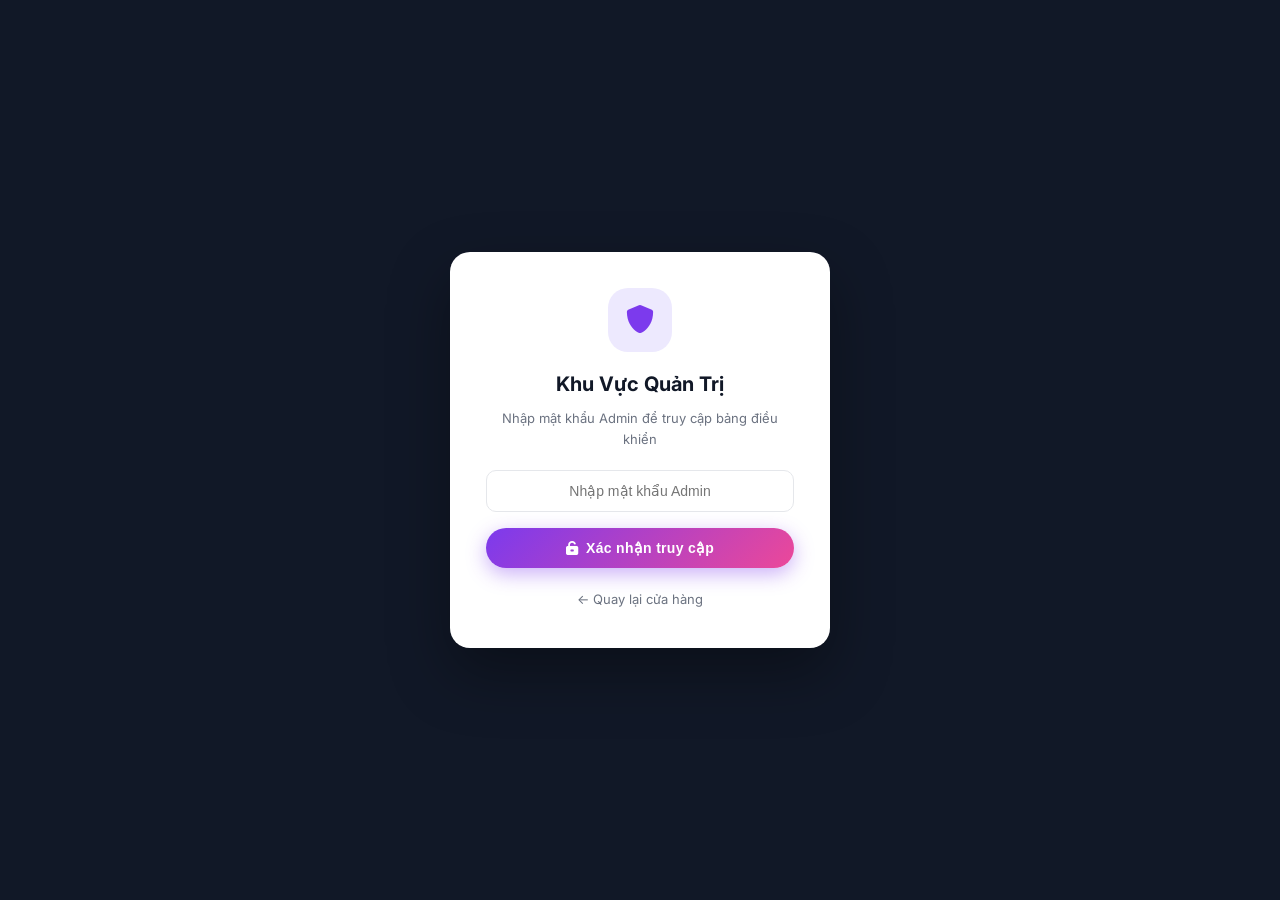
<file: admin.html>
<!DOCTYPE html>
<html lang="vi">
<head>
  <meta charset="UTF-8">
  <meta name="viewport" content="width=device-width, initial-scale=1.0">
  <meta name="theme-color" content="#7C3AED">
  <title>ShopOnline – Trang Quản Trị Admin</title>
  <link rel="icon" href="data:image/svg+xml,<svg xmlns=%22http://www.w3.org/2000/svg%22 viewBox=%220 0 100 100%22><text y=%22.9em%22 font-size=%2290%22>⚙️</text></svg>">
  <link rel="preconnect" href="https://fonts.googleapis.com">
  <link rel="preconnect" href="https://fonts.gstatic.com" crossorigin>
  <link rel="stylesheet" href="https://cdnjs.cloudflare.com/ajax/libs/font-awesome/6.0.0-beta3/css/all.min.css">
  <link href="https://fonts.googleapis.com/css2?family=Inter:wght@300;400;500;600;700;800&display=swap" rel="stylesheet">
  <link rel="stylesheet" href="css/style.css">
  <style>
    /* Admin specific layout */
    body.admin-body {
      background: #F9FAFB;
      margin: 0;
      font-family: 'Inter', sans-serif;
      display: flex;
      min-height: 100vh;
    }
    .admin-sidebar {
      width: 260px;
      background: #111827;
      color: #F3F4F6;
      display: flex;
      flex-direction: column;
      flex-shrink: 0;
      transition: all 0.3s;
    }
    .admin-brand {
      padding: 22px 20px;
      font-size: 18px;
      font-weight: 800;
      color: #fff;
      display: flex;
      align-items: center;
      gap: 10px;
      border-bottom: 1px solid #1F2937;
    }
    .admin-brand i { color: #A78BFA; }
    .admin-nav {
      list-style: none;
      padding: 15px 10px;
      margin: 0;
      flex: 1;
    }
    .admin-nav li { margin-bottom: 4px; }
    .admin-nav a {
      display: flex;
      align-items: center;
      gap: 12px;
      padding: 12px 16px;
      color: #9CA3AF;
      text-decoration: none;
      border-radius: 10px;
      font-size: 14px;
      font-weight: 600;
      transition: all 0.2s;
    }
    .admin-nav a:hover, .admin-nav a.active {
      background: #7C3AED;
      color: #fff;
    }
    .admin-nav a i { width: 18px; text-align: center; }
    .admin-sidebar-footer {
      padding: 15px;
      border-top: 1px solid #1F2937;
    }
    .admin-sidebar-footer a {
      display: flex;
      align-items: center;
      gap: 10px;
      color: #9CA3AF;
      text-decoration: none;
      font-size: 13px;
      padding: 8px 12px;
      border-radius: 8px;
    }
    .admin-sidebar-footer a:hover {
      background: #1F2937;
      color: #fff;
    }

    .admin-main {
      flex: 1;
      display: flex;
      flex-direction: column;
      min-width: 0;
      overflow-x: hidden;
    }
    .admin-header {
      background: #fff;
      padding: 16px 30px;
      border-bottom: 1px solid #E5E7EB;
      display: flex;
      align-items: center;
      justify-content: space-between;
      position: sticky;
      top: 0;
      z-index: 100;
    }
    .admin-header h2 {
      margin: 0;
      font-size: 20px;
      color: #111827;
      display: flex;
      align-items: center;
      gap: 10px;
    }
    .admin-content {
      padding: 30px;
      max-width: 1200px;
      width: 100%;
      box-sizing: border-box;
    }
    .admin-section { display: none; }
    .admin-section.active { display: block; animation: fadeIn 0.25s ease; }

    /* Stat Cards */
    .stat-grid {
      display: grid;
      grid-template-columns: repeat(auto-fit, minmax(220px, 1fr));
      gap: 20px;
      margin-bottom: 30px;
    }
    .stat-card {
      background: #fff;
      padding: 22px;
      border-radius: 16px;
      border: 1px solid #E5E7EB;
      display: flex;
      align-items: center;
      gap: 18px;
      box-shadow: 0 1px 3px rgba(0,0,0,0.04);
    }
    .stat-icon {
      width: 52px;
      height: 52px;
      border-radius: 14px;
      display: flex;
      align-items: center;
      justify-content: center;
      font-size: 22px;
    }
    .stat-icon.purple { background: #EDE9FE; color: #7C3AED; }
    .stat-icon.green { background: #DEF7EC; color: #0E9F6E; }
    .stat-icon.blue { background: #E1EFFE; color: #3F83F8; }
    .stat-icon.orange { background: #FEF3C7; color: #D97706; }
    .stat-info h3 { margin: 0 0 4px 0; font-size: 24px; color: #111827; font-weight: 800; }
    .stat-info p { margin: 0; font-size: 13px; color: #6B7280; font-weight: 500; }

    /* Cards & Tables */
    .admin-card {
      background: #fff;
      border-radius: 18px;
      border: 1px solid #E5E7EB;
      padding: 26px;
      margin-bottom: 25px;
      box-shadow: 0 1px 3px rgba(0,0,0,0.04);
    }
    .admin-card-head {
      display: flex;
      align-items: center;
      justify-content: space-between;
      margin-bottom: 20px;
      padding-bottom: 14px;
      border-bottom: 1px solid #F3F4F6;
    }
    .admin-card-head h3 {
      margin: 0;
      font-size: 17px;
      color: #111827;
      display: flex;
      align-items: center;
      gap: 10px;
    }

    .form-group-admin {
      margin-bottom: 18px;
    }
    .form-group-admin label {
      display: block;
      font-size: 13px;
      font-weight: 600;
      color: #374151;
      margin-bottom: 6px;
    }
    .form-group-admin input, .form-group-admin select, .form-group-admin textarea {
      width: 100%;
      padding: 11px 14px;
      border: 1.5px solid #E5E7EB;
      border-radius: 10px;
      font-size: 14px;
      font-family: inherit;
      box-sizing: border-box;
    }
    .form-group-admin input:focus, .form-group-admin textarea:focus {
      outline: none;
      border-color: #7C3AED;
      box-shadow: 0 0 0 3px rgba(124, 58, 237, 0.12);
    }
    .form-group-admin small {
      display: block;
      font-size: 12px;
      color: #6B7280;
      margin-top: 5px;
    }

    /* Table styles */
    .table-responsive {
      overflow-x: auto;
    }
    .admin-table {
      width: 100%;
      border-collapse: collapse;
      font-size: 13px;
    }
    .admin-table th {
      background: #F9FAFB;
      color: #4B5563;
      font-weight: 600;
      text-align: left;
      padding: 12px 14px;
      border-bottom: 1px solid #E5E7EB;
    }
    .admin-table td {
      padding: 14px;
      border-bottom: 1px solid #F3F4F6;
      color: #1F2937;
      vertical-align: middle;
    }
    .admin-table tr:hover td {
      background: #FAFAFA;
    }

    /* Status badge */
    .badge-status {
      display: inline-block;
      padding: 4px 10px;
      border-radius: 999px;
      font-size: 11px;
      font-weight: 700;
      text-transform: uppercase;
    }
    .badge-status.cod { background: #FEF3C7; color: #B45309; }
    .badge-status.bank { background: #DEF7EC; color: #03543F; }
    .badge-status.momo { background: #FCE8F3; color: #99154B; }
    .badge-status.zalopay { background: #E1EFFE; color: #1E429F; }

    /* Discord Banner */
    .discord-hero-box {
      background: linear-gradient(135deg, #5865F2, #4752C4);
      color: #fff;
      padding: 24px;
      border-radius: 16px;
      display: flex;
      align-items: center;
      gap: 20px;
      margin-bottom: 24px;
    }
    .discord-hero-box i { font-size: 42px; }
    .discord-hero-box h3 { margin: 0 0 6px 0; font-size: 20px; }
    .discord-hero-box p { margin: 0; font-size: 13px; opacity: 0.9; line-height: 1.5; }

    .status-pill {
      display: inline-flex;
      align-items: center;
      gap: 6px;
      padding: 5px 12px;
      border-radius: 999px;
      font-size: 12px;
      font-weight: 600;
    }
    .status-pill.connected { background: #DEF7EC; color: #0E9F6E; }
    .status-pill.disconnected { background: #F3F4F6; color: #6B7280; }

    @media (max-width: 768px) {
      body.admin-body { flex-direction: column; }
      .admin-sidebar { width: 100%; }
      .admin-content { padding: 15px; }
    }
  </style>
</head>
<body class="admin-body">

  <!-- ADMIN AUTH GATE OVERLAY -->
  <div class="admin-login-overlay" id="adminLoginOverlay" style="display:flex;position:fixed;inset:0;background:#111827;z-index:99999;align-items:center;justify-content:center;padding:20px;">
    <div style="background:#fff;border-radius:20px;padding:36px;width:100%;max-width:380px;text-align:center;box-shadow:0 25px 60px rgba(0,0,0,0.35);">
      <div style="width:64px;height:64px;border-radius:20px;background:#EDE9FE;color:#7C3AED;display:flex;align-items:center;justify-content:center;font-size:28px;margin:0 auto 16px auto;">
        <i class="fas fa-shield-alt"></i>
      </div>
      <h2 style="margin:0 0 8px 0;font-size:20px;color:#111827;">Khu Vực Quản Trị</h2>
      <p style="margin:0 0 20px 0;font-size:13px;color:#6B7280;">Nhập mật khẩu Admin để truy cập bảng điều khiển</p>
      <form id="adminLoginForm">
        <div style="margin-bottom:16px;">
          <input type="password" id="adminPassInput" placeholder="Nhập mật khẩu Admin" required style="width:100%;padding:12px 14px;border:1.5px solid #E5E7EB;border-radius:10px;font-size:14px;box-sizing:border-box;text-align:center;">
        </div>
        <button type="submit" class="btn btn-primary btn-full" style="padding:12px;font-size:14px;">
          <i class="fas fa-unlock-alt"></i> Xác nhận truy cập
        </button>
      </form>
      <div style="margin-top:18px;">
        <a href="index.html" style="font-size:13px;color:#6B7280;text-decoration:none;">← Quay lại cửa hàng</a>
      </div>
    </div>
  </div>

  <!-- SIDEBAR -->
  <aside class="admin-sidebar">
    <div class="admin-brand">
      <i class="fas fa-crown"></i>
      <span>Admin Dashboard</span>
    </div>
    <ul class="admin-nav">
      <li><a href="#overview" class="active" data-tab="overview"><i class="fas fa-chart-pie"></i> <span>Tổng quan</span></a></li>
      <li><a href="#discord" data-tab="discord"><i class="fab fa-discord"></i> <span>Cài đặt Discord Bot</span></a></li>
      <li><a href="#orders" data-tab="orders"><i class="fas fa-shopping-bag"></i> <span>Quản lý đơn hàng</span></a></li>
      <li><a href="#products" data-tab="products"><i class="fas fa-tshirt"></i> <span>Quản lý sản phẩm</span></a></li>
      <li><a href="#users" data-tab="users"><i class="fas fa-users"></i> <span>Khách hàng</span></a></li>
    </ul>
    <div class="admin-sidebar-footer">
      <a href="index.html" target="_blank"><i class="fas fa-external-link-alt"></i> <span>Xem Website ngoài</span></a>
      <a href="#" id="adminLogoutLink" style="color:#EF4444;margin-top:6px;"><i class="fas fa-sign-out-alt"></i> <span>Đăng xuất Admin</span></a>
    </div>
  </aside>

  <!-- MAIN AREA -->
  <main class="admin-main">
    <header class="admin-header">
      <h2 id="sectionTitle"><i class="fas fa-chart-pie"></i> Tổng quan cửa hàng</h2>
      <div style="display:flex;align-items:center;gap:15px;">
        <span class="status-pill connected" id="discordStatusPill"><i class="fas fa-circle" style="font-size:8px;"></i> Discord: Đang bật</span>
        <button class="btn btn-sm btn-outline" id="clearAllOrdersBtn" title="Xóa toàn bộ đơn test"><i class="fas fa-trash-alt"></i> Reset đơn</button>
      </div>
    </header>

    <div class="admin-content">

      <!-- ==================== TAB 1: TỔNG QUAN ==================== -->
      <section class="admin-section active" id="sec-overview">
        <div class="stat-grid">
          <div class="stat-card">
            <div class="stat-icon purple"><i class="fas fa-wallet"></i></div>
            <div class="stat-info">
              <h3 id="statRevenue">0đ</h3>
              <p>Tổng doanh thu</p>
            </div>
          </div>
          <div class="stat-card">
            <div class="stat-icon green"><i class="fas fa-shopping-cart"></i></div>
            <div class="stat-info">
              <h3 id="statOrders">0</h3>
              <p>Đơn hàng đã đặt</p>
            </div>
          </div>
          <div class="stat-card">
            <div class="stat-icon blue"><i class="fas fa-users"></i></div>
            <div class="stat-info">
              <h3 id="statUsers">0</h3>
              <p>Khách hàng đã đăng ký</p>
            </div>
          </div>
          <div class="stat-card">
            <div class="stat-icon orange"><i class="fas fa-boxes"></i></div>
            <div class="stat-info">
              <h3 id="statProducts">18</h3>
              <p>Sản phẩm đang bán</p>
            </div>
          </div>
        </div>

        <div class="admin-card">
          <div class="admin-card-head">
            <h3><i class="fas fa-clock"></i> Đơn hàng mới nhất</h3>
            <a href="#orders" class="btn btn-sm btn-outline view-orders-link">Xem tất cả</a>
          </div>
          <div class="table-responsive">
            <table class="admin-table">
              <thead>
                <tr>
                  <th>Mã đơn</th>
                  <th>Khách hàng</th>
                  <th>Số điện thoại</th>
                  <th>Tổng tiền</th>
                  <th>Phương thức</th>
                  <th>Thời gian</th>
                </tr>
              </thead>
              <tbody id="recentOrdersBody">
                <tr><td colspan="6" style="text-align:center;color:#9CA3AF;padding:25px;">Chưa có đơn hàng nào</td></tr>
              </tbody>
            </table>
          </div>
        </div>
      </section>

      <!-- ==================== TAB 2: CÀI ĐẶT DISCORD WEBHOOK ==================== -->
      <section class="admin-section" id="sec-discord">
        <div class="discord-hero-box">
          <i class="fab fa-discord"></i>
          <div>
            <h3>Cấu hình Discord Webhook Thông Báo</h3>
            <p>Mỗi khi có khách bấm <b>Thanh toán</b> hoặc <b>Đăng ký tài khoản</b> trên web, hệ thống sẽ tự động gửi thông báo ting ting về kênh Discord của bạn ngay lập tức!</p>
          </div>
        </div>

        <div class="admin-card">
          <div class="admin-card-head">
            <h3><i class="fas fa-cog"></i> Cài đặt Webhook URL</h3>
          </div>
          <form id="discordAdminForm">
            <div class="form-group-admin">
              <label>Discord Webhook URL:</label>
              <input type="url" id="adminWebhookInput" placeholder="https://discord.com/api/webhooks/..." required>
              <small><b>Cách lấy:</b> Mở Discord &gt; Cài đặt kênh (⚙️) &gt; Tích hợp (Integrations) &gt; Webhooks &gt; Tạo Webhook &gt; Sao chép URL Webhook (Copy Webhook URL).</small>
            </div>

            <div class="form-group-admin" style="margin-top:20px;">
              <label>Loại thông báo nhận qua Discord:</label>
              <div style="display:flex;flex-direction:column;gap:10px;margin-top:8px;">
                <label style="font-weight:normal;cursor:pointer;">
                  <input type="checkbox" id="notifyOrderCheck" checked> Thông báo khi có <b>Đơn hàng mới</b> (Mã đơn, Tên khách, SĐT, Địa chỉ, Danh sách hàng, Tổng tiền)
                </label>
                <label style="font-weight:normal;cursor:pointer;">
                  <input type="checkbox" id="notifyUserCheck" checked> Thông báo khi có <b>Khách hàng đăng ký mới</b> (Họ tên, SĐT, Email)
                </label>
              </div>
            </div>

            <div style="display:flex;gap:12px;margin-top:25px;">
              <button type="button" class="btn btn-secondary" id="adminTestDiscordBtn">
                <i class="fas fa-paper-plane"></i> Gửi tin nhắn thử vào Discord
              </button>
              <button type="submit" class="btn btn-primary">
                <i class="fas fa-save"></i> Lưu cấu hình Discord
              </button>
            </div>
          </form>
        </div>
      </section>

      <!-- ==================== TAB 3: QUẢN LÝ ĐƠN HÀNG ==================== -->
      <section class="admin-section" id="sec-orders">
        <div class="admin-card">
          <div class="admin-card-head">
            <h3><i class="fas fa-list-alt"></i> Danh sách tất cả đơn hàng</h3>
            <button class="btn btn-sm btn-secondary" id="refreshOrdersBtn"><i class="fas fa-sync"></i> Làm mới</button>
          </div>
          <div class="table-responsive">
            <table class="admin-table">
              <thead>
                <tr>
                  <th>Mã đơn</th>
                  <th>Họ tên</th>
                  <th>Số điện thoại</th>
                  <th>Địa chỉ nhận</th>
                  <th>Món hàng</th>
                  <th>Tổng tiền</th>
                  <th>Thanh toán</th>
                  <th>Thời gian</th>
                  <th>Hành động</th>
                </tr>
              </thead>
              <tbody id="allOrdersBody">
                <tr><td colspan="9" style="text-align:center;color:#9CA3AF;padding:30px;">Chưa có đơn hàng nào</td></tr>
              </tbody>
            </table>
          </div>
        </div>
      </section>

      <!-- ==================== TAB 4: QUẢN LÝ SẢN PHẨM ==================== -->
      <section class="admin-section" id="sec-products">
        <div class="admin-card">
          <div class="admin-card-head">
            <h3><i class="fas fa-plus-circle"></i> Thêm sản phẩm mới</h3>
          </div>
          <form id="addProductForm">
            <div style="display:grid;grid-template-columns:repeat(auto-fit, minmax(240px, 1fr));gap:15px;">
              <div class="form-group-admin">
                <label>Tên sản phẩm *</label>
                <input type="text" id="pName" placeholder="Ví dụ: Áo sơ mi lụa Hàn Quốc" required>
              </div>
              <div class="form-group-admin">
                <label>Giá bán (VNĐ) *</label>
                <input type="number" id="pPrice" placeholder="Ví dụ: 250000" min="1000" step="1000" required>
              </div>
              <div class="form-group-admin">
                <label>Danh mục *</label>
                <select id="pCategory">
                  <option value="áo">Áo</option>
                  <option value="quần">Quần</option>
                  <option value="giày">Giày</option>
                  <option value="váy">Váy</option>
                  <option value="phụ kiện">Phụ kiện</option>
                </select>
              </div>
              <div class="form-group-admin">
                <label>Đường link ảnh sản phẩm (URL)</label>
                <input type="url" id="pImage" placeholder="https://images.unsplash.com/...">
              </div>
            </div>
            <div class="form-group-admin">
              <label>Mô tả ngắn</label>
              <textarea id="pDesc" rows="2" placeholder="Chất liệu thoáng mát, kiểu dáng thời trang..."></textarea>
            </div>
            <button type="submit" class="btn btn-primary"><i class="fas fa-plus"></i> Đăng bán sản phẩm</button>
          </form>
        </div>

        <div class="admin-card">
          <div class="admin-card-head">
            <h3><i class="fas fa-boxes"></i> Danh sách sản phẩm trên Web (<span id="totalProductCount">18</span>)</h3>
          </div>
          <div class="table-responsive">
            <table class="admin-table">
              <thead>
                <tr>
                  <th>Ảnh</th>
                  <th>Tên sản phẩm</th>
                  <th>Danh mục</th>
                  <th>Giá bán</th>
                  <th>Thao tác</th>
                </tr>
              </thead>
              <tbody id="adminProductTableBody"></tbody>
            </table>
          </div>
        </div>
      </section>

      <!-- ==================== TAB 5: KHÁCH HÀNG ==================== -->
      <section class="admin-section" id="sec-users">
        <div class="admin-card">
          <div class="admin-card-head">
            <h3><i class="fas fa-user-friends"></i> Danh sách thành viên đăng ký</h3>
          </div>
          <div class="table-responsive">
            <table class="admin-table">
              <thead>
                <tr>
                  <th>#</th>
                  <th>Họ và tên</th>
                  <th>Số điện thoại</th>
                  <th>Email</th>
                  <th>Ngày đăng ký</th>
                </tr>
              </thead>
              <tbody id="usersTableBody">
                <tr><td colspan="5" style="text-align:center;color:#9CA3AF;padding:30px;">Chưa có khách hàng đăng ký</td></tr>
              </tbody>
            </table>
          </div>
        </div>
      </section>

    </div>
  </main>

  <div class="toast" id="toast"></div>

  <script src="js/data.js"></script>
  <script src="js/notify.js"></script>
  <script src="js/admin.js"></script>
</body>
</html>
</file>
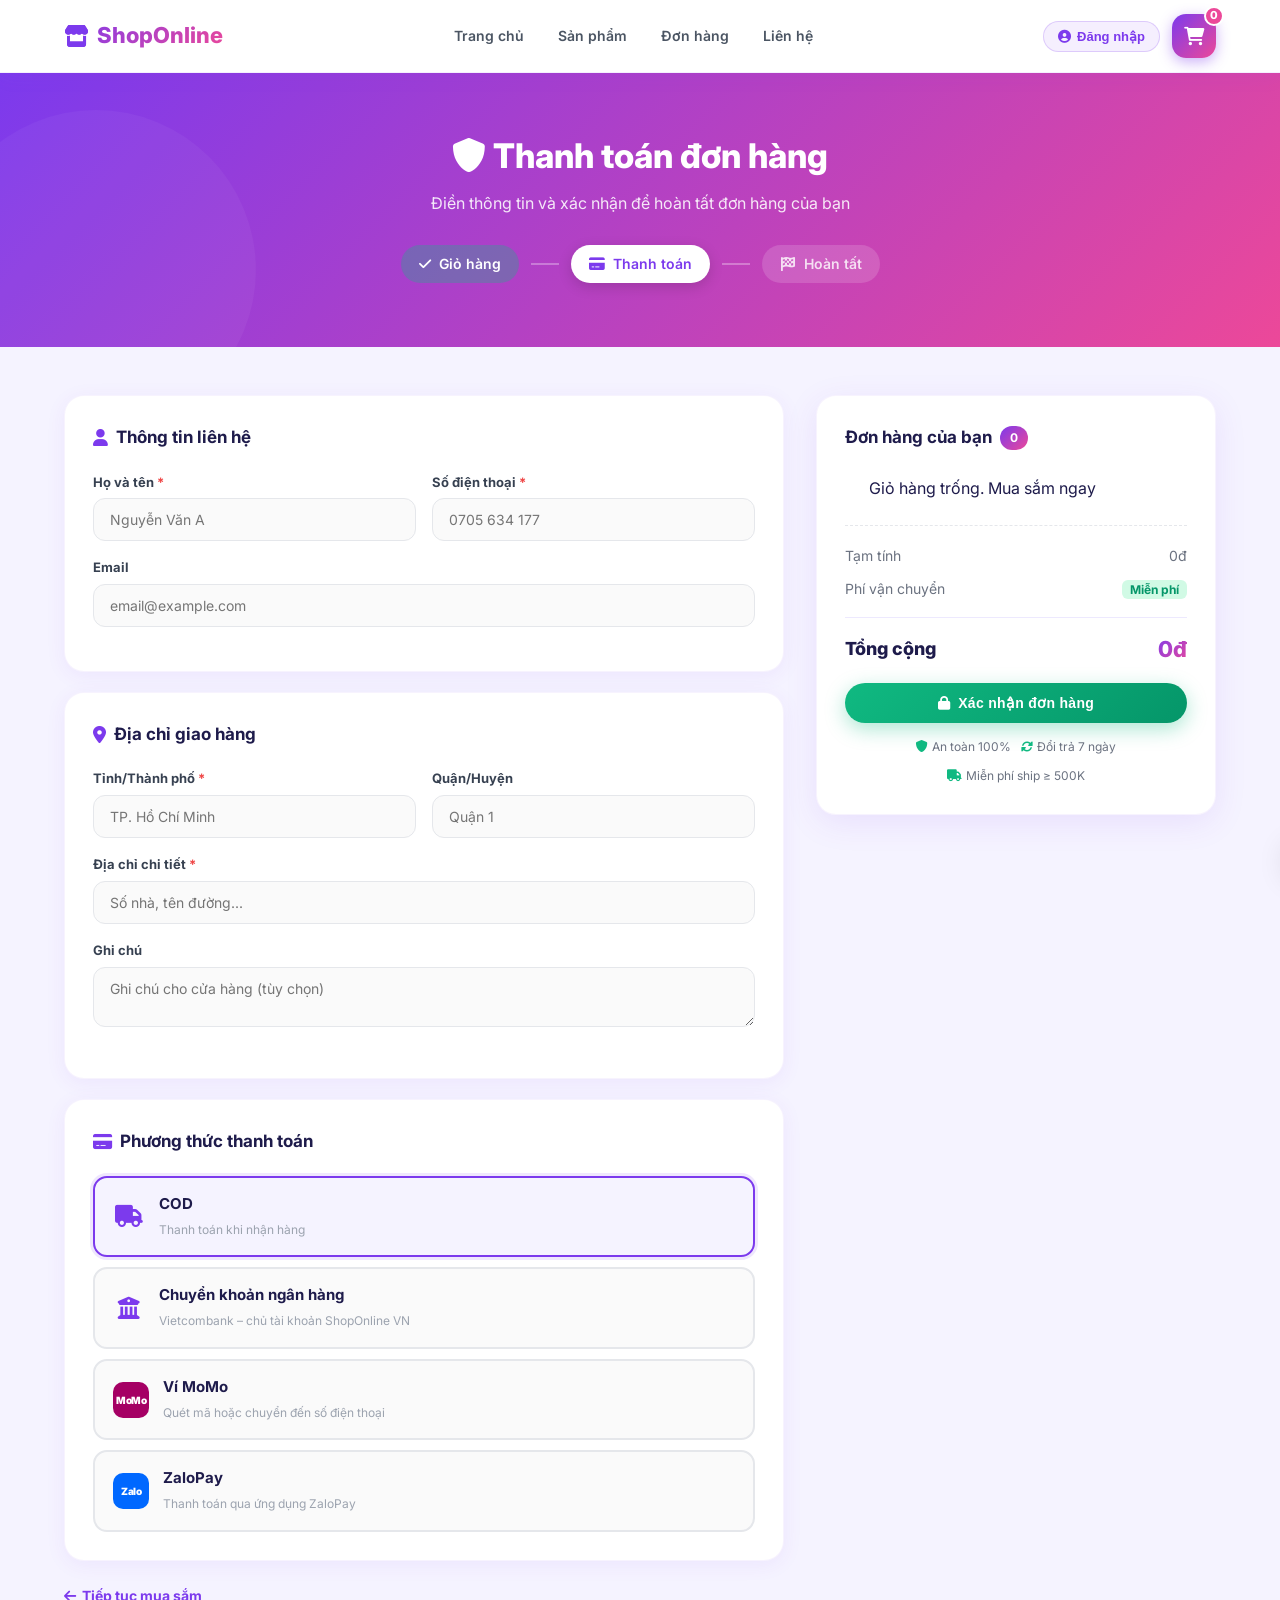
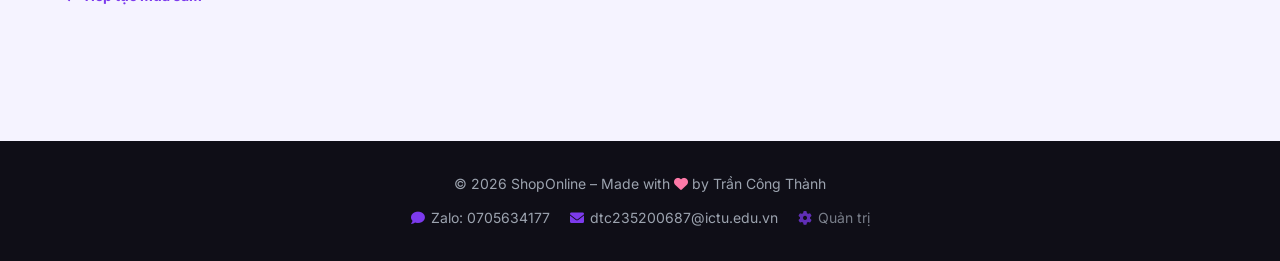
<file: checkout.html>
<!DOCTYPE html>
<html lang="vi">
<head>
  <meta charset="UTF-8">
  <meta name="viewport" content="width=device-width, initial-scale=1.0">
  <meta name="description" content="ShopOnline - Thanh toán đơn hàng nhanh chóng, an toàn với COD, chuyển khoản, MoMo, ZaloPay.">
  <meta name="theme-color" content="#6c63ff">
  <title>ShopOnline – Thanh toán</title>
  <link rel="icon" href="data:image/svg+xml,<svg xmlns=%22http://www.w3.org/2000/svg%22 viewBox=%220 0 100 100%22><text y=%22.9em%22 font-size=%2290%22>🛍️</text></svg>">
  <link rel="preconnect" href="https://fonts.googleapis.com">
  <link rel="preconnect" href="https://fonts.gstatic.com" crossorigin>
  <link rel="stylesheet" href="https://cdnjs.cloudflare.com/ajax/libs/font-awesome/6.0.0-beta3/css/all.min.css">
  <link href="https://fonts.googleapis.com/css2?family=Inter:wght@300;400;500;600;700;800&display=swap" rel="stylesheet">
  <link rel="stylesheet" href="css/style.css">
</head>
<body class="checkout-page">

  <header class="header">
    <div class="container">
      <div class="logo">
        <a href="index.html"><i class="fas fa-store"></i> ShopOnline</a>
      </div>
      <nav class="nav">
        <ul>
          <li><a href="index.html">Trang chủ</a></li>
          <li><a href="index.html#products">Sản phẩm</a></li>
          <li><a href="orders.html">Đơn hàng</a></li>
          <li><a href="https://zalo.me/0705634177" target="_blank" id="navContact">Liên hệ</a></li>
        </ul>
      </nav>
      <div class="header-actions">
        <div class="user-menu-wrapper" id="userMenuWrapper"></div>
        <div class="cart-icon">
          <a href="index.html">
            <i class="fas fa-shopping-cart"></i>
            <span class="cart-badge" id="cartCount">0</span>
          </a>
        </div>
        <button class="menu-toggle" id="menuToggle" aria-label="Menu">
          <i class="fas fa-bars"></i>
        </button>
      </div>
    </div>
  </header>

  <section class="checkout-hero">
    <div class="container">
      <h1><i class="fas fa-shield-alt"></i> Thanh toán đơn hàng</h1>
      <p>Điền thông tin và xác nhận để hoàn tất đơn hàng của bạn</p>
      <div class="steps">
        <a href="index.html#products" class="step done"><i class="fas fa-check"></i> <span>Giỏ hàng</span></a>
        <span class="step-line"></span>
        <span class="step active"><i class="fas fa-credit-card"></i> <span>Thanh toán</span></span>
        <span class="step-line"></span>
        <span class="step"><i class="fas fa-flag-checkered"></i> <span>Hoàn tất</span></span>
      </div>
    </div>
  </section>

  <section class="checkout-section">
    <div class="container checkout-layout">

      <div class="checkout-form">
        <div class="form-card">
          <h3><i class="fas fa-user"></i> Thông tin liên hệ</h3>
          <div class="form-row">
            <div class="form-group">
              <label for="cName">Họ và tên <span class="req">*</span></label>
              <input type="text" id="cName" placeholder="Nguyễn Văn A" required>
            </div>
            <div class="form-group">
              <label for="cPhone">Số điện thoại <span class="req">*</span></label>
              <input type="tel" id="cPhone" placeholder="0705 634 177" required>
            </div>
          </div>
          <div class="form-group">
            <label for="cEmail">Email</label>
            <input type="email" id="cEmail" placeholder="email@example.com">
          </div>
        </div>

        <div class="form-card">
          <h3><i class="fas fa-map-marker-alt"></i> Địa chỉ giao hàng</h3>
          <div class="form-row">
            <div class="form-group">
              <label for="cCity">Tỉnh/Thành phố <span class="req">*</span></label>
              <input type="text" id="cCity" placeholder="TP. Hồ Chí Minh" required>
            </div>
            <div class="form-group">
              <label for="cDistrict">Quận/Huyện</label>
              <input type="text" id="cDistrict" placeholder="Quận 1">
            </div>
          </div>
          <div class="form-group">
            <label for="cAddress">Địa chỉ chi tiết <span class="req">*</span></label>
            <input type="text" id="cAddress" placeholder="Số nhà, tên đường..." required>
          </div>
          <div class="form-group">
            <label for="cNote">Ghi chú</label>
            <textarea id="cNote" rows="2" placeholder="Ghi chú cho cửa hàng (tùy chọn)"></textarea>
          </div>
        </div>

        <div class="form-card">
          <h3><i class="fas fa-credit-card"></i> Phương thức thanh toán</h3>
          <div class="payment-methods">
            <label class="pay-method">
              <input type="radio" name="payment" value="cod" checked>
              <span class="pay-card">
                <i class="fas fa-truck"></i>
                <span><b>COD</b><small>Thanh toán khi nhận hàng</small></span>
              </span>
            </label>
            <label class="pay-method">
              <input type="radio" name="payment" value="bank">
              <span class="pay-card">
                <i class="fas fa-university"></i>
                <span><b>Chuyển khoản ngân hàng</b><small>Vietcombank – chủ tài khoản ShopOnline VN</small></span>
              </span>
            </label>
            <label class="pay-method">
              <input type="radio" name="payment" value="momo">
              <span class="pay-card">
                <span class="pay-logo momo">MoMo</span>
                <span><b>Ví MoMo</b><small>Quét mã hoặc chuyển đến số điện thoại</small></span>
              </span>
            </label>
            <label class="pay-method">
              <input type="radio" name="payment" value="zalopay">
              <span class="pay-card">
                <span class="pay-logo zalo">Zalo</span>
                <span><b>ZaloPay</b><small>Thanh toán qua ứng dụng ZaloPay</small></span>
              </span>
            </label>
          </div>
        </div>

        <a href="index.html#products" class="back-link"><i class="fas fa-arrow-left"></i> Tiếp tục mua sắm</a>
      </div>

      <aside class="order-summary">
        <h3>Đơn hàng của bạn <span class="order-count" id="orderCount">0</span></h3>
        <div class="order-items" id="orderItems">
          <p class="empty-text">Giỏ hàng trống. <a href="index.html#products">Mua sắm ngay</a></p>
        </div>

        <div class="summary-prices">
          <div class="sub-row"><span>Tạm tính</span><span id="subTotal">0₫</span></div>
          <div class="sub-row"><span>Phí vận chuyển</span><span id="shipCost"><span class="free-tag">Miễn phí</span></span></div>
        </div>

        <div class="grand-total">
          <span>Tổng cộng</span><span id="grandTotal">0₫</span>
        </div>

        <button class="btn btn-success btn-full place-order" id="placeOrder">
          <i class="fas fa-lock"></i> Xác nhận đơn hàng
        </button>

        <div class="trust-badges">
          <span><i class="fas fa-shield-alt"></i> An toàn 100%</span>
          <span><i class="fas fa-sync-alt"></i> Đổi trả 7 ngày</span>
          <span><i class="fas fa-truck"></i> Miễn phí ship ≥ 500K</span>
        </div>
      </aside>

    </div>
  </section>

  <footer class="footer">
    <div class="container">
      <p>&copy; 2026 ShopOnline – Made with <i class="fas fa-heart" style="color: #fd79a8;"></i> by Trần Công Thành</p>
      <div class="footer-contact">
        <a href="https://zalo.me/0705634177" target="_blank"><i class="fas fa-comment"></i> Zalo: 0705634177</a>
        <a href="mailto:dtc235200687@ictu.edu.vn"><i class="fas fa-envelope"></i> dtc235200687@ictu.edu.vn</a>
        <a href="admin.html" style="opacity:0.75;"><i class="fas fa-cog"></i> Quản trị</a>
      </div>
    </div>
  </footer>

  <div class="success-overlay" id="successOverlay">
    <div class="success-modal">
      <div class="success-check"><i class="fas fa-check"></i></div>
      <h2>Đặt hàng thành công!</h2>
      <p>Cảm ơn bạn đã mua sắm tại ShopOnline.</p>
      <div class="order-code">Mã đơn hàng: <b id="orderId">#000000</b></div>
      <div class="success-info">
        <div><span>Phương thức:</span><b id="successPay">COD</b></div>
        <div><span>Tổng tiền:</span><b id="successTotal">0₫</b></div>
        <div><span>Trạng thái:</span><b class="ok-tag">Chờ xử lý</b></div>
      </div>
      <div class="success-actions">
        <a href="orders.html" class="btn btn-primary"><i class="fas fa-box-open"></i> Xem đơn hàng</a>
        <a href="index.html" class="btn btn-outline">Về trang chủ</a>
        <a href="index.html#products" class="btn btn-outline">Mua tiếp</a>
      </div>
    </div>
  </div>

  <div class="toast" id="toast"></div>

  <script src="js/data.js"></script>
  <script src="js/notify.js"></script>
  <script src="js/auth.js"></script>
  <script src="js/checkout.js"></script>
</body>
</html>
</file>
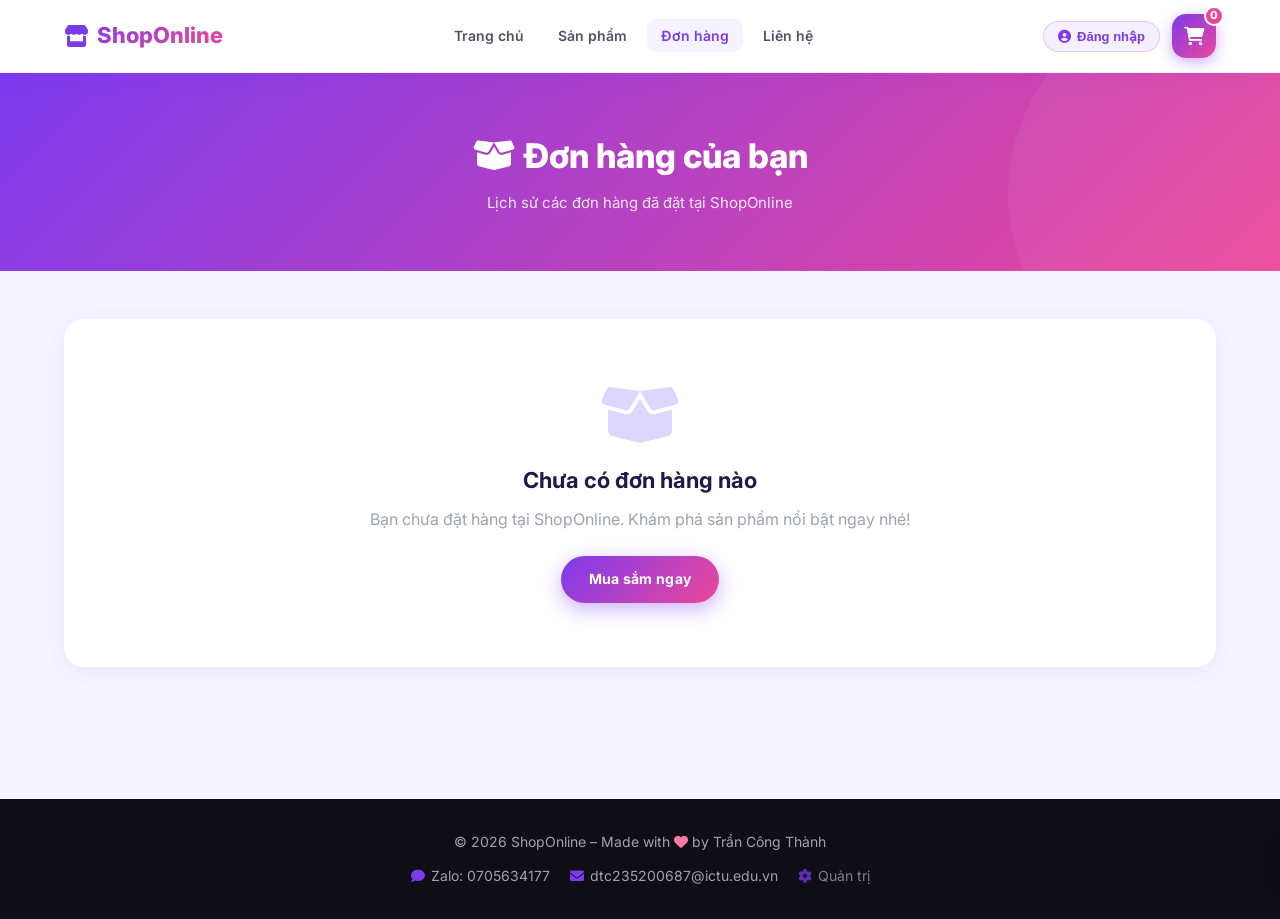
<file: orders.html>
<!DOCTYPE html>
<html lang="vi">
<head>
  <meta charset="UTF-8">
  <meta name="viewport" content="width=device-width, initial-scale=1.0">
  <meta name="description" content="ShopOnline - Xem lịch sử các đơn hàng đã thanh toán của bạn.">
  <meta name="theme-color" content="#6c63ff">
  <title>ShopOnline – Đơn hàng của tôi</title>
  <link rel="icon" href="data:image/svg+xml,<svg xmlns=%22http://www.w3.org/2000/svg%22 viewBox=%220 0 100 100%22><text y=%22.9em%22 font-size=%2290%22>🛍️</text></svg>">
  <link rel="preconnect" href="https://fonts.googleapis.com">
  <link rel="preconnect" href="https://fonts.gstatic.com" crossorigin>
  <link rel="stylesheet" href="https://cdnjs.cloudflare.com/ajax/libs/font-awesome/6.0.0-beta3/css/all.min.css">
  <link href="https://fonts.googleapis.com/css2?family=Inter:wght@300;400;500;600;700;800&display=swap" rel="stylesheet">
  <link rel="stylesheet" href="css/style.css">
</head>
<body>

  <header class="header">
    <div class="container">
      <div class="logo">
        <a href="index.html"><i class="fas fa-store"></i> ShopOnline</a>
      </div>
      <nav class="nav">
        <ul>
          <li><a href="index.html">Trang chủ</a></li>
          <li><a href="index.html#products">Sản phẩm</a></li>
          <li><a href="orders.html" class="active">Đơn hàng</a></li>
          <li><a href="https://zalo.me/0705634177" target="_blank">Liên hệ</a></li>
        </ul>
      </nav>
      <div class="header-actions">
        <div class="user-menu-wrapper" id="userMenuWrapper"></div>
        <div class="cart-icon">
          <a href="index.html">
            <i class="fas fa-shopping-cart"></i>
            <span class="cart-badge" id="cartCount">0</span>
          </a>
        </div>
        <button class="menu-toggle" id="menuToggle" aria-label="Menu">
          <i class="fas fa-bars"></i>
        </button>
      </div>
    </div>
  </header>

  <section class="orders-hero">
    <div class="container">
      <h1><i class="fas fa-box-open"></i> Đơn hàng của bạn</h1>
      <p>Lịch sử các đơn hàng đã đặt tại ShopOnline</p>
    </div>
  </section>

  <section class="orders-section">
    <div class="container">
      <div id="ordersList"></div>
    </div>
  </section>

  <footer class="footer">
    <div class="container">
      <p>&copy; 2026 ShopOnline – Made with <i class="fas fa-heart" style="color: #fd79a8;"></i> by Trần Công Thành</p>
      <div class="footer-contact">
        <a href="https://zalo.me/0705634177" target="_blank"><i class="fas fa-comment"></i> Zalo: 0705634177</a>
        <a href="mailto:dtc235200687@ictu.edu.vn"><i class="fas fa-envelope"></i> dtc235200687@ictu.edu.vn</a>
        <a href="admin.html" style="opacity:0.75;"><i class="fas fa-cog"></i> Quản trị</a>
      </div>
    </div>
  </footer>

  <div class="toast" id="toast"></div>

  <script src="js/data.js"></script>
  <script src="js/notify.js"></script>
  <script src="js/auth.js"></script>
  <script src="js/orders.js"></script>
</body>
</html>
</file>
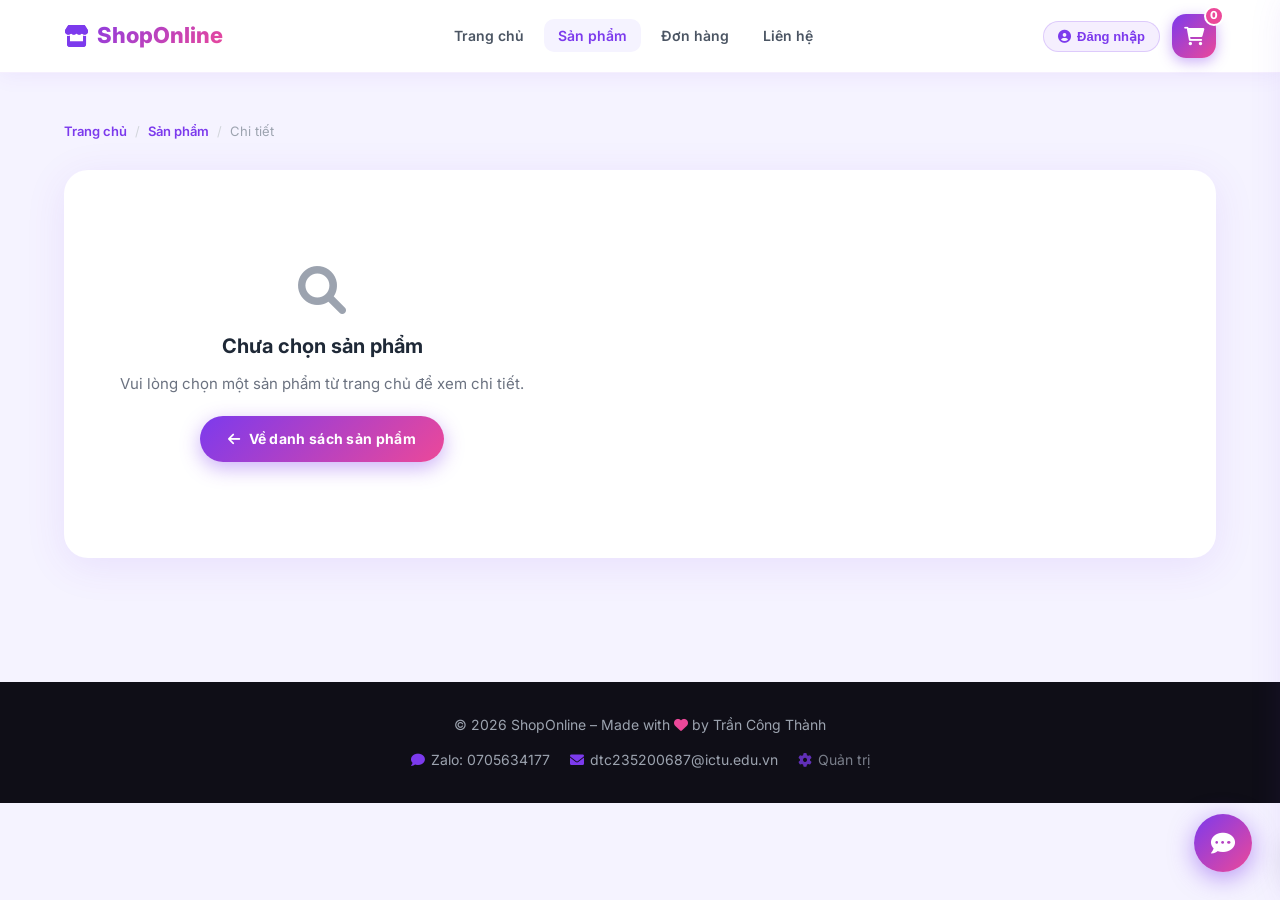
<file: product.html>
<!DOCTYPE html>
<html lang="vi">
<head>
  <meta charset="UTF-8">
  <meta name="viewport" content="width=device-width, initial-scale=1.0">
  <meta name="description" content="ShopOnline - Chi tiết sản phẩm chất lượng cao, giá tốt.">
  <meta name="theme-color" content="#7C3AED">
  <title>ShopOnline – Chi tiết sản phẩm</title>
  <link rel="icon" href="data:image/svg+xml,<svg xmlns=%22http://www.w3.org/2000/svg%22 viewBox=%220 0 100 100%22><text y=%22.9em%22 font-size=%2290%22>🛍️</text></svg>">
  <link rel="preconnect" href="https://fonts.googleapis.com">
  <link rel="preconnect" href="https://fonts.gstatic.com" crossorigin>
  <link rel="stylesheet" href="https://cdnjs.cloudflare.com/ajax/libs/font-awesome/6.0.0-beta3/css/all.min.css">
  <link href="https://fonts.googleapis.com/css2?family=Inter:wght@300;400;500;600;700;800&display=swap" rel="stylesheet">
  <link rel="stylesheet" href="css/style.css">
</head>
<body>

  <!-- ===== HEADER ===== -->
  <header class="header">
    <div class="container">
      <div class="logo">
        <a href="index.html"><i class="fas fa-store"></i> ShopOnline</a>
      </div>
      <nav class="nav" id="mainNav">
        <ul>
          <li><a href="index.html">Trang chủ</a></li>
          <li><a href="index.html#products" class="active">Sản phẩm</a></li>
          <li><a href="orders.html">Đơn hàng</a></li>
          <li><a href="https://zalo.me/0705634177" target="_blank">Liên hệ</a></li>
        </ul>
      </nav>
      <div class="header-actions">
        <div class="user-menu-wrapper" id="userMenuWrapper"></div>
        <div class="cart-icon">
          <a href="#" id="cartToggle" aria-label="Giỏ hàng">
            <i class="fas fa-shopping-cart"></i>
            <span class="cart-badge" id="cartCount">0</span>
          </a>
        </div>
        <button class="menu-toggle" id="menuToggle" aria-label="Menu">
          <i class="fas fa-bars"></i>
        </button>
      </div>
    </div>
  </header>

  <!-- ===== PRODUCT DETAIL ===== -->
  <section class="detail-section">
    <div class="container">

      <nav class="breadcrumb">
        <a href="index.html">Trang chủ</a>
        <span class="sep">/</span>
        <a href="index.html#products">Sản phẩm</a>
        <span class="sep">/</span>
        <span class="current" id="breadcrumbName">Chi tiết</span>
      </nav>

      <div class="detail-wrapper" id="productDetail">
        <div class="detail-image">
          <img src="https://images.unsplash.com/photo-1521572163474-6864f9cf17ab?w=800&q=80&auto=format&fit=crop"
               alt="Sản phẩm" id="detailImg">
        </div>

        <div class="detail-info">
          <div class="detail-category" id="detailCategory">Đang tải...</div>
          <h2 id="detailName">Đang tải...</h2>

          <div class="product-rating">
            <span class="stars">
              <i class="fas fa-star"></i><i class="fas fa-star"></i><i class="fas fa-star"></i>
              <i class="fas fa-star"></i><i class="fas fa-star-half-alt"></i>
            </span>
            <span class="rating-count">(128 đánh giá)</span>
          </div>

          <div class="detail-price" id="detailPrice">0đ</div>

          <div class="detail-divider"></div>

          <p class="detail-desc" id="detailDesc">...</p>

          <div class="detail-meta">
            <div class="detail-meta-item"><i class="fas fa-truck"></i> Giao trong 2–3 ngày</div>
            <div class="detail-meta-item"><i class="fas fa-redo"></i> Đổi trả 7 ngày</div>
            <div class="detail-meta-item"><i class="fas fa-shield-alt"></i> Hàng chính hãng</div>
          </div>

          <div class="detail-actions">
            <button class="btn btn-primary" id="addToCartDetail">
              <i class="fas fa-cart-plus"></i> Thêm vào giỏ
            </button>
            <a href="index.html#products" class="btn btn-outline">
              <i class="fas fa-arrow-left"></i> Tiếp tục mua
            </a>
          </div>
        </div>
      </div>

    </div>
  </section>

  <!-- ===== FOOTER ===== -->
  <footer class="footer">
    <div class="container">
      <p>&copy; 2026 ShopOnline – Made with <i class="fas fa-heart" style="color:#EC4899;"></i> by Trần Công Thành</p>
      <div class="footer-contact">
        <a href="https://zalo.me/0705634177" target="_blank"><i class="fas fa-comment"></i> Zalo: 0705634177</a>
        <a href="mailto:dtc235200687@ictu.edu.vn"><i class="fas fa-envelope"></i> dtc235200687@ictu.edu.vn</a>
        <a href="admin.html" style="opacity:0.75;"><i class="fas fa-cog"></i> Quản trị</a>
      </div>
    </div>
  </footer>

  <!-- ===== CART SIDEBAR ===== -->
  <div class="cart-overlay" id="cartOverlay"></div>
  <div class="cart-sidebar" id="cartSidebar">
    <div class="cart-header">
      <h3><i class="fas fa-shopping-bag"></i> Giỏ hàng của bạn</h3>
      <button class="close-cart" id="closeCart" aria-label="Đóng">&times;</button>
    </div>
    <div class="cart-body" id="cartBody"></div>
    <div class="cart-footer">
      <div class="cart-total">
        <span>Tổng tiền:</span>
        <span id="cartTotal">0đ</span>
      </div>
      <a href="checkout.html" class="btn btn-success btn-full">
        <i class="fas fa-lock"></i> Thanh toán ngay
      </a>
    </div>
  </div>

  <div class="toast" id="toast"></div>

  <!-- ===== CHATBOT ===== -->
  <div class="chatbot" id="chatbot">
    <button class="chatbot-toggle" id="chatbotToggle" aria-label="Mở chat">
      <i class="fas fa-comment-dots"></i>
    </button>
    <div class="chatbot-window" id="chatbotWindow">
      <div class="chatbot-header">
        <div class="chatbot-avatar"><i class="fas fa-robot"></i></div>
        <div>
          <h4>ShopOnline Assistant</h4>
          <span class="chatbot-status">● Trực tuyến</span>
        </div>
        <button class="chatbot-close" id="chatbotClose">&times;</button>
      </div>
      <div class="chatbot-body" id="chatbotBody"></div>
      <div class="chatbot-quick">
        <button data-q="Giá sản phẩm như thế nào?">Giá cả</button>
        <button data-q="Phí vận chuyển thế nào?">Vận chuyển</button>
        <button data-q="Chính sách đổi trả ra sao?">Đổi trả</button>
        <button data-q="Làm sao để liên hệ?">Liên hệ</button>
      </div>
      <form class="chatbot-input" id="chatbotForm">
        <input type="text" id="chatbotInput" placeholder="Nhập câu hỏi..." autocomplete="off">
        <button type="submit" aria-label="Gửi"><i class="fas fa-paper-plane"></i></button>
      </form>
    </div>
  </div>

  <script src="js/data.js"></script>
  <script src="js/notify.js"></script>
  <script src="js/auth.js"></script>
  <script src="js/main.js"></script>
  <script src="js/chatbot.js"></script>
</body>
</html>
</file>
<file: css/style.css>
﻿/* ===================================================
   ShopOnline – Modern UI Redesign
   Color Palette:
   Primary   : #7C3AED (violet-600)
   Secondary : #EC4899 (pink-500)
   Accent    : #F59E0B (amber-400)
   Dark      : #0F0E17
   Surface   : #FFFFFF
   BG        : #F5F3FF
=================================================== */

/* ---------- Reset & Base ---------- */
*, *::before, *::after { margin: 0; padding: 0; box-sizing: border-box; }
html { scroll-behavior: smooth; }

body {
  font-family: 'Inter', sans-serif;
  background: #F5F3FF;
  color: #1E1B4B;
  line-height: 1.6;
}

a { text-decoration: none; color: inherit; }
img { display: block; max-width: 100%; }

.container {
  max-width: 1200px;
  margin: 0 auto;
  padding: 0 24px;
}

/* ---------- Scrollbar ---------- */
::-webkit-scrollbar { width: 6px; }
::-webkit-scrollbar-track { background: #F5F3FF; }
::-webkit-scrollbar-thumb { background: #7C3AED; border-radius: 10px; }

/* ---------- Buttons ---------- */
.btn {
  display: inline-flex;
  align-items: center;
  justify-content: center;
  gap: 8px;
  padding: 12px 28px;
  border: none;
  border-radius: 50px;
  font-weight: 700;
  font-size: 14px;
  cursor: pointer;
  transition: all 0.3s ease;
  letter-spacing: 0.3px;
}

.btn-primary {
  background: linear-gradient(135deg, #7C3AED, #EC4899);
  color: #fff;
  box-shadow: 0 6px 20px rgba(124, 58, 237, 0.4);
}
.btn-primary:hover {
  transform: translateY(-3px);
  box-shadow: 0 10px 28px rgba(124, 58, 237, 0.5);
}

.btn-outline {
  background: transparent;
  color: #7C3AED;
  border: 2px solid #7C3AED;
}
.btn-outline:hover { background: #7C3AED; color: #fff; transform: translateY(-2px); }

.btn-success {
  background: linear-gradient(135deg, #10B981, #059669);
  color: #fff;
  box-shadow: 0 6px 20px rgba(16, 185, 129, 0.35);
}
.btn-success:hover { transform: translateY(-3px); box-shadow: 0 10px 28px rgba(16, 185, 129, 0.45); }

.btn-full { width: 100%; }

/* ---------- Animations ---------- */
@keyframes fadeUp {
  from { opacity: 0; transform: translateY(30px); }
  to   { opacity: 1; transform: translateY(0); }
}
@keyframes fadeIn {
  from { opacity: 0; } to { opacity: 1; }
}
@keyframes pulse {
  0%, 100% { transform: scale(1); }
  50% { transform: scale(1.05); }
}
@keyframes shimmer {
  0% { background-position: -200% 0; }
  100% { background-position: 200% 0; }
}

.fade-up { opacity: 0; transform: translateY(24px); transition: opacity 0.7s ease, transform 0.7s ease; }
.fade-up.show { opacity: 1; transform: translateY(0); }

/* ====================================================
   HEADER
==================================================== */
.header {
  background: rgba(255, 255, 255, 0.95);
  backdrop-filter: blur(12px);
  -webkit-backdrop-filter: blur(12px);
  box-shadow: 0 2px 20px rgba(124, 58, 237, 0.08);
  position: sticky;
  top: 0;
  z-index: 100;
  border-bottom: 1px solid rgba(124, 58, 237, 0.08);
}
.header .container {
  display: flex;
  align-items: center;
  justify-content: space-between;
  height: 72px;
  gap: 24px;
}

.logo a {
  font-size: 22px;
  font-weight: 800;
  background: linear-gradient(135deg, #7C3AED, #EC4899);
  -webkit-background-clip: text;
  -webkit-text-fill-color: transparent;
  background-clip: text;
  display: flex;
  align-items: center;
  gap: 8px;
}
.logo a i { -webkit-text-fill-color: #7C3AED; }

.nav ul { display: flex; gap: 6px; list-style: none; }
.nav a {
  font-weight: 600;
  font-size: 14px;
  padding: 8px 14px;
  border-radius: 10px;
  color: #4B5563;
  transition: all 0.2s;
}
.nav a:hover, .nav a.active {
  background: #F5F3FF;
  color: #7C3AED;
}

.cart-icon { position: relative; }
.cart-icon a {
  display: flex;
  align-items: center;
  justify-content: center;
  width: 44px;
  height: 44px;
  background: linear-gradient(135deg, #7C3AED, #EC4899);
  border-radius: 14px;
  color: #fff;
  font-size: 18px;
  position: relative;
  box-shadow: 0 4px 14px rgba(124, 58, 237, 0.4);
  transition: transform 0.2s;
}
.cart-icon a:hover { transform: scale(1.08); }
.cart-badge {
  position: absolute;
  top: -8px;
  right: -8px;
  background: #EC4899;
  color: #fff;
  font-size: 11px;
  font-weight: 800;
  width: 20px;
  height: 20px;
  border-radius: 50%;
  display: inline-flex;
  align-items: center;
  justify-content: center;
  border: 2px solid #fff;
}

.menu-toggle {
  display: none;
  background: none;
  border: none;
  font-size: 22px;
  color: #7C3AED;
  cursor: pointer;
  padding: 6px;
}

/* ====================================================
   BANNER / SLIDER
==================================================== */
.banner { position: relative; overflow: hidden; }
.slider-container { position: relative; overflow: hidden; }
.slider { display: flex; transition: transform 0.65s cubic-bezier(0.77, 0, 0.175, 1); }
.slide {
  min-width: 100%;
  height: 480px;
  display: flex;
  align-items: center;
  justify-content: center;
  text-align: center;
  color: #fff;
  position: relative;
}
.slide::before {
  content: '';
  position: absolute;
  inset: 0;
  background: rgba(0,0,0,0.18);
}
.slide-content { position: relative; z-index: 1; max-width: 600px; padding: 0 20px; }
.slide-content h2 {
  font-size: 48px;
  font-weight: 800;
  line-height: 1.2;
  text-shadow: 0 2px 20px rgba(0,0,0,0.3);
  animation: fadeUp 0.8s ease;
}
.slide-content p {
  font-size: 18px;
  margin: 16px 0 28px;
  opacity: 0.95;
  animation: fadeUp 0.8s ease 0.15s both;
}
.slide-content .btn { animation: fadeUp 0.8s ease 0.3s both; }

.slider-btn {
  position: absolute;
  top: 50%;
  transform: translateY(-50%);
  background: rgba(255,255,255,0.2);
  backdrop-filter: blur(8px);
  color: #fff;
  border: 2px solid rgba(255,255,255,0.4);
  width: 52px;
  height: 52px;
  border-radius: 50%;
  cursor: pointer;
  z-index: 10;
  font-size: 16px;
  transition: all 0.2s;
}
.slider-btn:hover { background: rgba(255,255,255,0.35); transform: translateY(-50%) scale(1.1); }
.prev { left: 24px; }
.next { right: 24px; }
.dots {
  position: absolute;
  bottom: 24px;
  left: 50%;
  transform: translateX(-50%);
  display: flex;
  gap: 10px;
  z-index: 10;
}
.dot {
  width: 8px; height: 8px;
  border-radius: 50%;
  background: rgba(255,255,255,0.45);
  cursor: pointer;
  transition: all 0.3s;
}
.dot.active { background: #fff; width: 24px; border-radius: 4px; }

/* ====================================================
   PROMO BAR (dải chạy tính năng)
==================================================== */
.promo-bar {
  background: linear-gradient(135deg, #7C3AED, #EC4899);
  color: #fff;
  overflow: hidden;
  padding: 10px 0;
}
.promo-track {
  display: flex;
  gap: 60px;
  animation: marquee 22s linear infinite;
  white-space: nowrap;
}
@keyframes marquee {
  from { transform: translateX(0); }
  to { transform: translateX(-50%); }
}
.promo-item {
  display: flex;
  align-items: center;
  gap: 8px;
  font-size: 13px;
  font-weight: 600;
  flex-shrink: 0;
}
.promo-item i { font-size: 15px; opacity: 0.85; }

/* ====================================================
   PRODUCTS SECTION
==================================================== */
.products-section { padding: 72px 0; }

.section-header { text-align: center; margin-bottom: 48px; }
.section-tag {
  display: inline-block;
  background: #EDE9FE;
  color: #7C3AED;
  font-size: 13px;
  font-weight: 700;
  padding: 6px 16px;
  border-radius: 50px;
  margin-bottom: 14px;
  letter-spacing: 0.5px;
  text-transform: uppercase;
}
.section-title {
  font-size: 36px;
  font-weight: 800;
  color: #1E1B4B;
  line-height: 1.2;
}
.section-subtitle {
  color: #6B7280;
  margin-top: 10px;
  font-size: 15px;
}

/* Filter */
.filter-buttons {
  display: flex;
  justify-content: center;
  gap: 10px;
  flex-wrap: wrap;
  margin-bottom: 40px;
}
.filter-btn {
  padding: 9px 22px;
  border: 2px solid #E5E7EB;
  border-radius: 50px;
  background: #fff;
  font-weight: 600;
  font-size: 13px;
  color: #6B7280;
  cursor: pointer;
  transition: all 0.25s;
}
.filter-btn:hover { border-color: #7C3AED; color: #7C3AED; background: #F5F3FF; }
.filter-btn.active {
  background: linear-gradient(135deg, #7C3AED, #EC4899);
  color: #fff;
  border-color: transparent;
  box-shadow: 0 4px 14px rgba(124, 58, 237, 0.35);
}

/* Product Grid */
.product-grid {
  display: grid;
  grid-template-columns: repeat(auto-fill, minmax(270px, 1fr));
  gap: 28px;
}

.product-card {
  background: #fff;
  border-radius: 20px;
  overflow: hidden;
  box-shadow: 0 4px 16px rgba(124, 58, 237, 0.07);
  transition: all 0.35s ease;
  position: relative;
  border: 1px solid rgba(124, 58, 237, 0.06);
}
.product-card:hover {
  transform: translateY(-10px);
  box-shadow: 0 20px 48px rgba(124, 58, 237, 0.18);
}

.product-card-img {
  position: relative;
  overflow: hidden;
  height: 250px;
}
.product-card-img img {
  width: 100%;
  height: 100%;
  object-fit: cover;
  transition: transform 0.5s ease;
}
.product-card:hover .product-card-img img { transform: scale(1.08); }

.product-badge {
  position: absolute;
  top: 12px;
  left: 12px;
  font-size: 11px;
  font-weight: 800;
  padding: 4px 10px;
  border-radius: 30px;
  letter-spacing: 0.4px;
  text-transform: uppercase;
}
.badge-sale { background: #EC4899; color: #fff; }
.badge-new  { background: #10B981; color: #fff; }
.badge-hot  { background: #F59E0B; color: #fff; }

.product-wishlist {
  position: absolute;
  top: 12px;
  right: 12px;
  width: 36px;
  height: 36px;
  background: rgba(255,255,255,0.9);
  border: none;
  border-radius: 50%;
  display: flex;
  align-items: center;
  justify-content: center;
  cursor: pointer;
  color: #9CA3AF;
  font-size: 14px;
  transition: all 0.2s;
  backdrop-filter: blur(4px);
}
.product-wishlist:hover { color: #EC4899; transform: scale(1.15); }

.product-info { padding: 18px 20px 20px; }
.product-info .category {
  font-size: 11px;
  font-weight: 700;
  color: #7C3AED;
  text-transform: uppercase;
  letter-spacing: 0.8px;
  margin-bottom: 6px;
}
.product-info h3 {
  font-size: 16px;
  font-weight: 700;
  color: #1E1B4B;
  margin-bottom: 8px;
  line-height: 1.3;
}

.product-rating {
  display: flex;
  align-items: center;
  gap: 4px;
  margin-bottom: 10px;
}
.stars { color: #F59E0B; font-size: 12px; }
.rating-count { font-size: 12px; color: #9CA3AF; margin-left: 2px; }

.product-price-row {
  display: flex;
  align-items: center;
  justify-content: space-between;
  gap: 8px;
  margin-top: 4px;
}
.product-info .price {
  font-size: 20px;
  font-weight: 800;
  background: linear-gradient(135deg, #7C3AED, #EC4899);
  -webkit-background-clip: text;
  -webkit-text-fill-color: transparent;
  background-clip: text;
}
.price-old {
  font-size: 13px;
  color: #9CA3AF;
  text-decoration: line-through;
  font-weight: 500;
}

.btn-cart {
  display: flex;
  align-items: center;
  gap: 6px;
  padding: 9px 18px;
  background: linear-gradient(135deg, #7C3AED, #EC4899);
  color: #fff;
  border: none;
  border-radius: 50px;
  font-size: 13px;
  font-weight: 700;
  cursor: pointer;
  transition: all 0.25s;
  white-space: nowrap;
  box-shadow: 0 4px 12px rgba(124, 58, 237, 0.3);
}
.btn-cart:hover { transform: scale(1.06); box-shadow: 0 6px 18px rgba(124, 58, 237, 0.45); }

/* ====================================================
   PRODUCT DETAIL
==================================================== */
.detail-section { padding: 48px 0 64px; }
.breadcrumb {
  display: flex;
  align-items: center;
  gap: 8px;
  font-size: 13px;
  color: #9CA3AF;
  margin-bottom: 28px;
  flex-wrap: wrap;
}
.breadcrumb a { color: #7C3AED; font-weight: 600; }
.breadcrumb a:hover { text-decoration: underline; }
.breadcrumb .sep { color: #D1D5DB; }

.detail-wrapper {
  display: flex;
  gap: 48px;
  background: #fff;
  border-radius: 24px;
  padding: 36px;
  box-shadow: 0 8px 40px rgba(124, 58, 237, 0.1);
}
.detail-image { flex: 1.1; }
.detail-image img {
  width: 100%;
  max-height: 520px;
  object-fit: cover;
  border-radius: 16px;
  box-shadow: 0 8px 32px rgba(0,0,0,0.1);
}
.detail-info { flex: 1; display: flex; flex-direction: column; justify-content: center; gap: 16px; }
.detail-category {
  font-size: 12px;
  font-weight: 700;
  text-transform: uppercase;
  letter-spacing: 1px;
  color: #7C3AED;
}
.detail-info h2 {
  font-size: 30px;
  font-weight: 800;
  color: #1E1B4B;
  line-height: 1.25;
}
.detail-price {
  font-size: 32px;
  font-weight: 800;
  background: linear-gradient(135deg, #7C3AED, #EC4899);
  -webkit-background-clip: text;
  -webkit-text-fill-color: transparent;
  background-clip: text;
}
.detail-divider { height: 1px; background: #F3F4F6; }
.detail-desc { color: #6B7280; font-size: 15px; line-height: 1.7; }
.detail-meta {
  display: flex;
  gap: 20px;
  flex-wrap: wrap;
}
.detail-meta-item {
  display: flex;
  align-items: center;
  gap: 8px;
  font-size: 13px;
  font-weight: 600;
  color: #374151;
  background: #F9FAFB;
  padding: 8px 14px;
  border-radius: 10px;
  border: 1px solid #E5E7EB;
}
.detail-meta-item i { color: #7C3AED; }

.detail-actions { display: flex; gap: 14px; flex-wrap: wrap; }
.detail-actions .btn { flex: 1; min-width: 160px; }

/* ====================================================
   FEATURES BAR
==================================================== */
.features-bar { padding: 48px 0; }
.features-grid {
  display: grid;
  grid-template-columns: repeat(auto-fit, minmax(200px, 1fr));
  gap: 20px;
}
.feature-card {
  background: #fff;
  border-radius: 16px;
  padding: 24px 20px;
  text-align: center;
  border: 1px solid rgba(124, 58, 237, 0.08);
  transition: transform 0.25s;
}
.feature-card:hover { transform: translateY(-4px); }
.feature-icon {
  width: 56px;
  height: 56px;
  background: linear-gradient(135deg, #EDE9FE, #FCE7F3);
  border-radius: 16px;
  display: inline-flex;
  align-items: center;
  justify-content: center;
  font-size: 22px;
  color: #7C3AED;
  margin-bottom: 12px;
}
.feature-card h4 { font-size: 15px; font-weight: 700; color: #1E1B4B; margin-bottom: 4px; }
.feature-card p { font-size: 13px; color: #9CA3AF; }

/* ====================================================
   CART SIDEBAR
==================================================== */
.cart-overlay {
  position: fixed;
  inset: 0;
  background: rgba(15, 14, 23, 0.6);
  z-index: 999;
  display: none;
  backdrop-filter: blur(3px);
}
.cart-overlay.active { display: block; animation: fadeIn 0.3s; }

.cart-sidebar {
  position: fixed;
  top: 0;
  right: -440px;
  width: 420px;
  height: 100%;
  background: #fff;
  z-index: 1000;
  transition: right 0.35s cubic-bezier(0.4, 0, 0.2, 1);
  display: flex;
  flex-direction: column;
  box-shadow: -8px 0 40px rgba(124, 58, 237, 0.15);
}
.cart-sidebar.active { right: 0; }

.cart-header {
  padding: 20px 24px;
  background: linear-gradient(135deg, #7C3AED, #EC4899);
  color: #fff;
  display: flex;
  align-items: center;
  justify-content: space-between;
}
.cart-header h3 { font-size: 18px; font-weight: 800; display: flex; align-items: center; gap: 10px; }

.close-cart {
  background: rgba(255,255,255,0.2);
  border: none;
  color: #fff;
  width: 34px;
  height: 34px;
  border-radius: 50%;
  font-size: 22px;
  cursor: pointer;
  display: flex;
  align-items: center;
  justify-content: center;
  transition: background 0.2s;
}
.close-cart:hover { background: rgba(255,255,255,0.35); }

.cart-body { flex: 1; padding: 20px 24px; overflow-y: auto; }
.cart-item {
  display: flex;
  gap: 14px;
  margin-bottom: 18px;
  padding-bottom: 18px;
  border-bottom: 1px solid #F3F4F6;
}
.cart-item img { width: 80px; height: 80px; object-fit: cover; border-radius: 12px; flex-shrink: 0; }
.cart-item-info { flex: 1; }
.cart-item-info h4 { font-size: 14px; font-weight: 700; color: #1E1B4B; margin-bottom: 4px; line-height: 1.35; }
.cart-item-info .price {
  font-size: 15px;
  font-weight: 800;
  background: linear-gradient(135deg, #7C3AED, #EC4899);
  -webkit-background-clip: text;
  -webkit-text-fill-color: transparent;
  background-clip: text;
  margin-bottom: 8px;
}
.cart-item-actions { display: flex; align-items: center; gap: 8px; }
.cart-item-actions button {
  width: 30px;
  height: 30px;
  border: 1.5px solid #E5E7EB;
  background: #fff;
  border-radius: 8px;
  font-weight: 700;
  font-size: 16px;
  cursor: pointer;
  color: #374151;
  transition: all 0.2s;
  display: flex;
  align-items: center;
  justify-content: center;
}
.cart-item-actions button:hover { border-color: #7C3AED; color: #7C3AED; }
.cart-item-actions span { font-weight: 700; color: #1E1B4B; min-width: 22px; text-align: center; }
.remove-item {
  background: none !important;
  border: none !important;
  color: #EF4444 !important;
  font-size: 14px !important;
}

.cart-footer {
  padding: 20px 24px;
  border-top: 1px solid #F3F4F6;
  background: #FAFAFA;
}
.cart-total {
  display: flex;
  justify-content: space-between;
  font-size: 18px;
  font-weight: 800;
  margin-bottom: 16px;
  color: #1E1B4B;
}
.cart-total span:last-child {
  background: linear-gradient(135deg, #7C3AED, #EC4899);
  -webkit-background-clip: text;
  -webkit-text-fill-color: transparent;
  background-clip: text;
}

/* ====================================================
   TOAST
==================================================== */
.toast {
  position: fixed;
  bottom: 32px;
  right: 32px;
  padding: 14px 22px;
  border-radius: 14px;
  background: #1E1B4B;
  color: #fff;
  font-weight: 600;
  font-size: 14px;
  transform: translateX(calc(100% + 40px));
  transition: transform 0.4s cubic-bezier(0.34, 1.56, 0.64, 1);
  z-index: 9999;
  box-shadow: 0 8px 32px rgba(0,0,0,0.2);
  max-width: 320px;
}
.toast.show { transform: translateX(0); }
.toast.success { background: linear-gradient(135deg, #10B981, #059669); }
.toast.error   { background: linear-gradient(135deg, #EF4444, #DC2626); }
.toast.info    { background: linear-gradient(135deg, #7C3AED, #6D28D9); }

/* ====================================================
   FOOTER
==================================================== */
.footer {
  background: #0F0E17;
  color: #9CA3AF;
  text-align: center;
  padding: 32px 0;
  margin-top: 60px;
}
.footer p { font-size: 14px; }
.footer-contact {
  display: flex;
  gap: 20px;
  justify-content: center;
  flex-wrap: wrap;
  margin-top: 12px;
  font-size: 14px;
}
.footer-contact a {
  color: #9CA3AF;
  display: flex;
  align-items: center;
  gap: 6px;
  transition: color 0.2s;
}
.footer-contact a:hover { color: #C4B5FD; }
.footer-contact i { color: #7C3AED; }

/* ====================================================
   CHATBOT
==================================================== */
.chatbot-toggle {
  position: fixed;
  right: 28px;
  bottom: 28px;
  width: 58px;
  height: 58px;
  border: none;
  border-radius: 50%;
  background: linear-gradient(135deg, #7C3AED, #EC4899);
  color: #fff;
  font-size: 24px;
  cursor: pointer;
  box-shadow: 0 6px 24px rgba(124, 58, 237, 0.5);
  z-index: 9998;
  display: inline-flex;
  align-items: center;
  justify-content: center;
  transition: transform 0.3s, box-shadow 0.3s;
}
.chatbot-toggle:hover {
  transform: scale(1.1);
  box-shadow: 0 10px 32px rgba(124, 58, 237, 0.6);
}

.chatbot-window {
  position: fixed;
  right: 28px;
  bottom: 98px;
  width: 360px;
  max-width: calc(100vw - 40px);
  max-height: 62vh;
  background: #fff;
  border-radius: 20px;
  box-shadow: 0 16px 56px rgba(124, 58, 237, 0.2);
  display: flex;
  flex-direction: column;
  overflow: hidden;
  z-index: 9998;
  opacity: 0;
  transform: translateY(20px) scale(0.94);
  pointer-events: none;
  transition: all 0.3s cubic-bezier(0.34, 1.56, 0.64, 1);
}
.chatbot-window.open {
  opacity: 1;
  transform: translateY(0) scale(1);
  pointer-events: auto;
}

.chatbot-header {
  display: flex;
  align-items: center;
  gap: 12px;
  padding: 16px 18px;
  background: linear-gradient(135deg, #7C3AED, #EC4899);
  color: #fff;
}
.chatbot-avatar {
  width: 38px;
  height: 38px;
  border-radius: 50%;
  background: rgba(255,255,255,0.2);
  display: flex;
  align-items: center;
  justify-content: center;
  font-size: 18px;
}
.chatbot-header h4 { font-size: 15px; font-weight: 700; }
.chatbot-status { font-size: 12px; opacity: 0.85; }
.chatbot-close {
  margin-left: auto;
  background: none;
  border: none;
  color: #fff;
  font-size: 22px;
  cursor: pointer;
  opacity: 0.8;
}
.chatbot-close:hover { opacity: 1; }

.chatbot-body {
  flex: 1;
  overflow-y: auto;
  padding: 16px;
  background: #F9F9FF;
  display: flex;
  flex-direction: column;
  gap: 10px;
}
.msg { display: flex; }
.msg.user { justify-content: flex-end; }
.bubble {
  max-width: 78%;
  padding: 10px 14px;
  border-radius: 16px;
  font-size: 14px;
  line-height: 1.5;
  word-break: break-word;
}
.msg.user .bubble {
  background: linear-gradient(135deg, #7C3AED, #EC4899);
  color: #fff;
  border-bottom-right-radius: 4px;
}
.msg.bot .bubble {
  background: #fff;
  color: #1E1B4B;
  border: 1px solid #EDE9FE;
  border-bottom-left-radius: 4px;
  box-shadow: 0 2px 8px rgba(124, 58, 237, 0.06);
}

.chatbot-quick {
  display: flex;
  flex-wrap: wrap;
  gap: 7px;
  padding: 10px 14px;
  border-top: 1px solid #EDE9FE;
  background: #fff;
}
.chatbot-quick button {
  padding: 6px 12px;
  border: 1.5px solid #7C3AED;
  border-radius: 50px;
  background: #F5F3FF;
  color: #7C3AED;
  font-size: 12px;
  font-weight: 600;
  cursor: pointer;
  transition: all 0.2s;
}
.chatbot-quick button:hover { background: #7C3AED; color: #fff; }

.chatbot-input {
  display: flex;
  gap: 8px;
  padding: 12px 14px;
  border-top: 1px solid #EDE9FE;
  background: #fff;
}
.chatbot-input input {
  flex: 1;
  padding: 10px 14px;
  border: 1.5px solid #E5E7EB;
  border-radius: 50px;
  font-size: 14px;
  outline: none;
  font-family: inherit;
  transition: border-color 0.2s;
}
.chatbot-input input:focus { border-color: #7C3AED; }
.chatbot-input button {
  width: 40px;
  height: 40px;
  border: none;
  border-radius: 50%;
  background: linear-gradient(135deg, #7C3AED, #EC4899);
  color: #fff;
  font-size: 15px;
  cursor: pointer;
  transition: transform 0.2s;
  display: flex;
  align-items: center;
  justify-content: center;
}
.chatbot-input button:hover { transform: scale(1.1); }

/* ====================================================
   ORDERS PAGE
==================================================== */
.orders-hero {
  background: linear-gradient(135deg, #7C3AED, #EC4899);
  padding: 56px 0;
  text-align: center;
  color: #fff;
  position: relative;
  overflow: hidden;
}
.orders-hero::before {
  content: '';
  position: absolute;
  top: -40%;
  right: -10%;
  width: 400px;
  height: 400px;
  border-radius: 50%;
  background: rgba(255,255,255,0.05);
}
.orders-hero h1 { font-size: 34px; font-weight: 800; }
.orders-hero p { opacity: 0.88; margin-top: 8px; font-size: 15px; }

.orders-section { padding: 48px 0 72px; }
.order-card {
  background: #fff;
  border-radius: 20px;
  box-shadow: 0 4px 20px rgba(124, 58, 237, 0.08);
  margin-bottom: 20px;
  overflow: hidden;
  border: 1px solid rgba(124, 58, 237, 0.06);
  transition: box-shadow 0.25s;
}
.order-card:hover { box-shadow: 0 8px 32px rgba(124, 58, 237, 0.14); }

.order-head {
  display: flex;
  justify-content: space-between;
  align-items: center;
  gap: 12px;
  flex-wrap: wrap;
  padding: 16px 24px;
  background: linear-gradient(135deg, #F5F3FF, #FDF4FF);
  border-bottom: 1px solid #EDE9FE;
}
.order-id { font-weight: 800; color: #7C3AED; display: flex; align-items: center; gap: 6px; }
.order-time { color: #9CA3AF; font-size: 13px; margin-left: 10px; }

.status-badge {
  padding: 5px 14px;
  border-radius: 50px;
  font-size: 12px;
  font-weight: 700;
  letter-spacing: 0.3px;
}
.status-badge.paid  { background: #D1FAE5; color: #065F46; }
.status-badge.pending { background: #FEF3C7; color: #92400E; }

.order-items { padding: 8px 24px; max-height: none; }
.order-item-line {
  display: flex;
  align-items: center;
  gap: 14px;
  padding: 10px 0;
  border-bottom: 1px solid #F9FAFB;
}
.order-item-line:last-child { border-bottom: none; }
.order-item-line img { width: 52px; height: 52px; object-fit: cover; border-radius: 10px; flex-shrink: 0; }
.oil-name { flex: 1; font-weight: 600; font-size: 14px; }
.oil-qty  { color: #9CA3AF; min-width: 34px; text-align: center; font-size: 13px; }
.oil-price { min-width: 90px; text-align: right; font-weight: 700; color: #7C3AED; font-size: 14px; }

.order-foot {
  display: flex;
  justify-content: space-between;
  align-items: center;
  gap: 12px;
  flex-wrap: wrap;
  padding: 14px 24px;
  border-top: 1px solid #F3F4F6;
  background: #FAFAFA;
}
.of-pay { font-size: 13px; color: #6B7280; }
.of-pay b { color: #1E1B4B; }
.of-total { font-size: 16px; font-weight: 700; color: #1E1B4B; }
.of-total b {
  background: linear-gradient(135deg, #7C3AED, #EC4899);
  -webkit-background-clip: text;
  -webkit-text-fill-color: transparent;
  background-clip: text;
  font-size: 18px;
}

.empty-orders {
  text-align: center;
  background: #fff;
  border-radius: 20px;
  padding: 64px 32px;
  box-shadow: 0 4px 20px rgba(124, 58, 237, 0.08);
}
.empty-orders > i { font-size: 64px; color: #DDD6FE; margin-bottom: 16px; display: block; }
.empty-orders h3 { font-size: 22px; margin-bottom: 8px; color: #1E1B4B; }
.empty-orders p { color: #9CA3AF; margin-bottom: 24px; }

/* ====================================================
   CHECKOUT PAGE
==================================================== */
.checkout-hero {
  background: linear-gradient(135deg, #7C3AED, #EC4899);
  padding: 56px 0 64px;
  text-align: center;
  color: #fff;
  position: relative;
  overflow: hidden;
}
.checkout-hero::after {
  content: '';
  position: absolute;
  bottom: -30%;
  left: -5%;
  width: 320px;
  height: 320px;
  border-radius: 50%;
  background: rgba(255,255,255,0.04);
}
.checkout-hero h1 { font-size: 34px; font-weight: 800; }
.checkout-hero p { opacity: 0.88; margin-top: 8px; }

.steps {
  display: flex;
  align-items: center;
  justify-content: center;
  gap: 12px;
  margin-top: 28px;
  flex-wrap: wrap;
}
.step {
  display: inline-flex;
  align-items: center;
  gap: 8px;
  padding: 8px 18px;
  border-radius: 50px;
  background: rgba(255,255,255,0.15);
  font-size: 14px;
  font-weight: 600;
  color: rgba(255,255,255,0.8);
}
.step.active { background: #fff; color: #7C3AED; box-shadow: 0 4px 14px rgba(0,0,0,0.15); }
.step.done { background: rgba(16, 185, 129, 0.3); color: #fff; }
.step-line { width: 28px; height: 2px; background: rgba(255,255,255,0.3); }

.checkout-section { padding: 48px 0 72px; }
.checkout-layout { display: flex; gap: 32px; align-items: flex-start; flex-wrap: wrap; }
.checkout-form { flex: 1; min-width: 300px; }

.form-card {
  background: #fff;
  border-radius: 20px;
  padding: 28px;
  box-shadow: 0 4px 20px rgba(124, 58, 237, 0.07);
  margin-bottom: 20px;
  border: 1px solid rgba(124, 58, 237, 0.06);
}
.form-card h3 {
  margin-bottom: 20px;
  font-size: 17px;
  color: #1E1B4B;
  display: flex;
  align-items: center;
  gap: 8px;
}
.form-card h3 i { color: #7C3AED; }

.form-row { display: flex; gap: 16px; flex-wrap: wrap; }
.form-group { flex: 1; min-width: 180px; margin-bottom: 16px; }
.form-group label { display: block; font-size: 13px; font-weight: 700; margin-bottom: 6px; color: #374151; }
.req { color: #EF4444; }
.form-group input,
.form-group textarea {
  width: 100%;
  padding: 12px 16px;
  border: 1.5px solid #E5E7EB;
  border-radius: 12px;
  font-size: 14px;
  font-family: inherit;
  outline: none;
  transition: all 0.2s;
  background: #FAFAFA;
  color: #1E1B4B;
}
.form-group input:focus,
.form-group textarea:focus {
  border-color: #7C3AED;
  box-shadow: 0 0 0 3px rgba(124, 58, 237, 0.12);
  background: #fff;
}

.payment-methods { display: flex; flex-direction: column; gap: 10px; }
.pay-method input { display: none; }
.pay-card {
  display: flex;
  align-items: center;
  gap: 14px;
  padding: 14px 18px;
  border: 2px solid #E5E7EB;
  border-radius: 14px;
  cursor: pointer;
  transition: all 0.2s;
  background: #FAFAFA;
}
.pay-card i { width: 32px; text-align: center; font-size: 22px; color: #7C3AED; }
.pay-card b { display: block; font-size: 15px; color: #1E1B4B; }
.pay-card small { color: #9CA3AF; font-size: 12px; }
.pay-method input:checked + .pay-card {
  border-color: #7C3AED;
  background: #F5F3FF;
  box-shadow: 0 0 0 3px rgba(124, 58, 237, 0.12);
}
.pay-logo {
  width: 36px;
  height: 36px;
  border-radius: 10px;
  display: inline-flex;
  align-items: center;
  justify-content: center;
  font-size: 10px;
  font-weight: 900;
  color: #fff;
  flex-shrink: 0;
  letter-spacing: -0.5px;
}
.pay-logo.momo { background: #A50064; }
.pay-logo.zalo { background: #0068FF; }

.back-link {
  display: inline-flex;
  align-items: center;
  gap: 6px;
  color: #7C3AED;
  font-weight: 700;
  font-size: 14px;
  margin-top: 4px;
  transition: gap 0.2s;
}
.back-link:hover { gap: 10px; }

/* Order Summary Sidebar */
.order-summary {
  width: 400px;
  max-width: 100%;
  background: #fff;
  border-radius: 20px;
  padding: 28px;
  box-shadow: 0 8px 32px rgba(124, 58, 237, 0.1);
  position: sticky;
  top: 90px;
  border: 1px solid rgba(124, 58, 237, 0.06);
}
.order-summary h3 {
  margin-bottom: 16px;
  display: flex;
  align-items: center;
  gap: 8px;
  font-size: 17px;
  color: #1E1B4B;
}
.order-count {
  background: linear-gradient(135deg, #7C3AED, #EC4899);
  color: #fff;
  font-size: 12px;
  padding: 2px 10px;
  border-radius: 50px;
  font-weight: 700;
}

.order-items { max-height: 280px; overflow-y: auto; margin-bottom: 16px; }
.order-item {
  display: flex;
  align-items: center;
  gap: 12px;
  padding: 10px 0;
  border-bottom: 1px solid #F3F4F6;
}
.order-item img { width: 54px; height: 54px; object-fit: cover; border-radius: 10px; flex-shrink: 0; }
.oi-info { flex: 1; }
.oi-info b { font-size: 14px; color: #1E1B4B; display: block; }
.oi-info span { color: #9CA3AF; font-size: 12px; }
.oi-price { font-weight: 800; color: #7C3AED; font-size: 14px; }

.summary-prices { border-top: 1px dashed #E5E7EB; padding-top: 14px; }
.sub-row {
  display: flex;
  justify-content: space-between;
  font-size: 14px;
  color: #6B7280;
  padding: 5px 0;
}
.free-tag {
  color: #059669;
  font-weight: 700;
  background: #D1FAE5;
  padding: 2px 8px;
  border-radius: 6px;
  font-size: 12px;
}
.grand-total {
  display: flex;
  justify-content: space-between;
  align-items: center;
  font-size: 18px;
  font-weight: 800;
  border-top: 1px solid #EDE9FE;
  padding-top: 14px;
  margin: 12px 0 16px;
  color: #1E1B4B;
}
.grand-total span:last-child {
  background: linear-gradient(135deg, #7C3AED, #EC4899);
  -webkit-background-clip: text;
  -webkit-text-fill-color: transparent;
  background-clip: text;
  font-size: 22px;
}

.trust-badges {
  display: flex;
  flex-wrap: wrap;
  gap: 10px;
  justify-content: center;
  margin-top: 14px;
  color: #6B7280;
  font-size: 12px;
}
.trust-badges span { display: flex; align-items: center; gap: 4px; }
.trust-badges i { color: #10B981; }

/* ====================================================
   SUCCESS MODAL
==================================================== */
.success-overlay {
  position: fixed;
  inset: 0;
  background: rgba(15, 14, 23, 0.65);
  z-index: 9999;
  display: none;
  align-items: center;
  justify-content: center;
  padding: 20px;
  backdrop-filter: blur(4px);
}
.success-overlay.active { display: flex; animation: fadeIn 0.3s; }
.success-modal {
  background: #fff;
  border-radius: 24px;
  padding: 44px 36px;
  max-width: 440px;
  width: 100%;
  text-align: center;
  animation: pop 0.4s cubic-bezier(0.34, 1.56, 0.64, 1);
  box-shadow: 0 24px 64px rgba(0,0,0,0.25);
}
@keyframes pop {
  from { transform: scale(0.8); opacity: 0; }
  to   { transform: scale(1); opacity: 1; }
}
.success-check {
  width: 84px;
  height: 84px;
  border-radius: 50%;
  background: linear-gradient(135deg, #10B981, #059669);
  color: #fff;
  font-size: 38px;
  display: inline-flex;
  align-items: center;
  justify-content: center;
  margin-bottom: 18px;
  box-shadow: 0 8px 28px rgba(16, 185, 129, 0.45);
  animation: pulse 1.5s ease infinite;
}
.success-modal h2 { font-size: 26px; font-weight: 800; color: #1E1B4B; }
.success-modal > p { color: #9CA3AF; margin: 8px 0 16px; font-size: 15px; }
.order-code {
  background: #F5F3FF;
  color: #7C3AED;
  font-weight: 800;
  padding: 10px;
  border-radius: 12px;
  margin-bottom: 16px;
  font-size: 15px;
}
.success-info {
  background: #F9FAFB;
  border-radius: 14px;
  padding: 14px 18px;
  text-align: left;
  border: 1px solid #F3F4F6;
}
.success-info > div {
  display: flex;
  justify-content: space-between;
  padding: 6px 0;
  font-size: 14px;
  border-bottom: 1px solid #F3F4F6;
}
.success-info > div:last-child { border-bottom: none; }
.success-info span { color: #9CA3AF; }
.ok-tag { color: #10B981; font-weight: 700; }
.success-actions {
  display: flex;
  gap: 10px;
  justify-content: center;
  margin-top: 22px;
  flex-wrap: wrap;
}
.success-actions .btn { font-size: 13px; padding: 10px 18px; }

/* ====================================================
   RESPONSIVE
==================================================== */
@media (max-width: 992px) {
  .header .container { flex-wrap: wrap; height: auto; padding: 12px 24px; gap: 10px; }
  .nav { display: none; width: 100%; order: 10; }
  .nav.open { display: block; }
  .nav ul { flex-direction: column; gap: 2px; }
  .nav a { display: block; padding: 10px 12px; border-radius: 10px; }
  .menu-toggle { display: block; }
  .cart-icon { order: 1; }

  .order-summary { position: static; width: 100%; }
  .checkout-hero { padding: 40px 0 50px; }
  .detail-wrapper { flex-direction: column; gap: 28px; padding: 24px; }
}

@media (max-width: 768px) {
  .slide { height: 340px; }
  .slide-content h2 { font-size: 30px; }
  .slide-content p { font-size: 15px; }
  .slider-btn { width: 40px; height: 40px; }

  .section-title { font-size: 26px; }
  .products-section { padding: 48px 0; }
  .filter-buttons { gap: 8px; }
  .product-grid { grid-template-columns: repeat(2, 1fr); gap: 16px; }
  .product-card-img { height: 200px; }

  .cart-sidebar { width: 100%; max-width: 100%; right: -100%; }
  .cart-sidebar.active { right: 0; }

  .toast { right: 16px; left: 16px; bottom: 16px; width: auto; max-width: none; }
  .footer { padding: 24px 0; }

  .chatbot-toggle { right: 16px; bottom: 16px; }
  .chatbot-window { right: 16px; bottom: 84px; }

  .features-grid { grid-template-columns: repeat(2, 1fr); }
}

@media (max-width: 480px) {
  .product-grid { grid-template-columns: 1fr; }
  .slide-content h2 { font-size: 24px; }
  .success-modal { padding: 30px 20px; }
  .checkout-layout { flex-direction: column; }
}


/* ==========================================================
   AUTH (LOGIN / REGISTER) & NOTIFICATION STYLES
   ========================================================== */

/* Header action container */
.header .container {
  display: flex;
  align-items: center;
  justify-content: space-between;
  gap: 15px;
}
.header-actions {
  display: flex;
  align-items: center;
  gap: 12px;
}

/* User Menu Button */
.btn-auth-open {
  display: inline-flex;
  align-items: center;
  gap: 6px;
  background: rgba(124, 58, 237, 0.08);
  color: #7C3AED;
  border: 1px solid rgba(124, 58, 237, 0.2);
  padding: 7px 14px;
  border-radius: 999px;
  font-size: 13px;
  font-weight: 600;
  cursor: pointer;
  transition: all 0.2s ease;
}
.btn-auth-open:hover {
  background: #7C3AED;
  color: #fff;
}

/* User Logged in Badge */
.user-profile-badge {
  position: relative;
  display: inline-flex;
  align-items: center;
  gap: 8px;
  padding: 5px 12px 5px 6px;
  background: #F3F4F6;
  border: 1px solid #E5E7EB;
  border-radius: 999px;
  cursor: pointer;
  user-select: none;
  transition: all 0.2s;
}
.user-profile-badge:hover {
  background: #E5E7EB;
}
.user-avatar {
  width: 28px;
  height: 28px;
  border-radius: 50%;
  background: linear-gradient(135deg, #7C3AED, #EC4899);
  color: #fff;
  font-size: 13px;
  font-weight: 700;
  display: flex;
  align-items: center;
  justify-content: center;
}
.user-name {
  font-size: 13px;
  font-weight: 600;
  color: #1F2937;
  max-width: 110px;
  white-space: nowrap;
  overflow: hidden;
  text-overflow: ellipsis;
}
.user-dropdown-menu {
  position: absolute;
  top: calc(100% + 8px);
  right: 0;
  width: 210px;
  background: #fff;
  border-radius: 14px;
  box-shadow: 0 10px 30px rgba(0, 0, 0, 0.15);
  border: 1px solid #F3F4F6;
  padding: 8px 0;
  display: none;
  z-index: 1000;
}
.user-dropdown-menu.active {
  display: block;
}
.user-dropdown-info {
  padding: 10px 16px;
  border-bottom: 1px solid #F3F4F6;
}
.user-dropdown-info b {
  display: block;
  font-size: 14px;
  color: #111827;
}
.user-dropdown-info small {
  display: block;
  font-size: 11px;
  color: #6B7280;
  margin-top: 2px;
}
.user-dropdown-menu a, .user-dropdown-menu button {
  display: flex;
  align-items: center;
  gap: 10px;
  width: 100%;
  padding: 10px 16px;
  color: #374151;
  font-size: 13px;
  font-weight: 500;
  border: none;
  background: transparent;
  cursor: pointer;
  text-align: left;
  transition: background 0.15s;
}
.user-dropdown-menu a:hover, .user-dropdown-menu button:hover {
  background: #F9FAFB;
  color: #7C3AED;
}
.user-dropdown-menu button#logoutBtn {
  color: #EF4444;
  border-top: 1px solid #F3F4F6;
}
.user-dropdown-menu button#logoutBtn:hover {
  background: #FEF2F2;
  color: #DC2626;
}

/* Notification Bell */
.notify-wrapper {
  position: relative;
}
.notify-btn {
  width: 38px;
  height: 38px;
  border-radius: 50%;
  display: flex;
  align-items: center;
  justify-content: center;
  background: #F3F4F6;
  color: #4B5563;
  cursor: pointer;
  position: relative;
  transition: all 0.2s;
}
.notify-btn:hover {
  background: #E5E7EB;
  color: #7C3AED;
}
.notify-badge {
  position: absolute;
  top: -2px;
  right: -2px;
  background: #EF4444;
  color: #fff;
  font-size: 10px;
  font-weight: 700;
  min-width: 17px;
  height: 17px;
  line-height: 17px;
  border-radius: 999px;
  text-align: center;
  padding: 0 4px;
  box-shadow: 0 0 0 2px #fff;
}
.notify-dropdown {
  position: absolute;
  top: calc(100% + 10px);
  right: 0;
  width: 320px;
  max-width: 90vw;
  background: #fff;
  border-radius: 16px;
  box-shadow: 0 12px 36px rgba(0,0,0,0.15);
  border: 1px solid #E5E7EB;
  display: none;
  z-index: 1000;
  overflow: hidden;
}
.notify-dropdown.active {
  display: block;
}
.notify-dropdown-header {
  display: flex;
  justify-content: space-between;
  align-items: center;
  padding: 12px 16px;
  background: #FAFAFA;
  border-bottom: 1px solid #F3F4F6;
  font-weight: 700;
  font-size: 13px;
  color: #1F2937;
}
.notify-dropdown-header button {
  background: none;
  border: none;
  color: #7C3AED;
  font-size: 11px;
  cursor: pointer;
  font-weight: 600;
}
.notify-dropdown-list {
  max-height: 280px;
  overflow-y: auto;
}
.notify-empty {
  padding: 30px 15px;
  text-align: center;
  font-size: 13px;
  color: #9CA3AF;
}
.notify-item {
  display: flex;
  gap: 12px;
  padding: 12px 16px;
  border-bottom: 1px solid #F9FAFB;
  cursor: pointer;
  transition: background 0.15s;
}
.notify-item:hover {
  background: #F9FAFB;
}
.notify-item.unread {
  background: rgba(124, 58, 237, 0.04);
}
.notify-icon {
  width: 32px;
  height: 32px;
  border-radius: 50%;
  display: flex;
  align-items: center;
  justify-content: center;
  flex-shrink: 0;
  font-size: 14px;
}
.notify-icon.order {
  background: #DEF7EC;
  color: #0E9F6E;
}
.notify-icon.user {
  background: #E1EFFE;
  color: #3F83F8;
}
.notify-icon.system {
  background: #FEF08A;
  color: #CA8A04;
}
.notify-content {
  flex: 1;
  font-size: 12px;
}
.notify-content b {
  display: block;
  color: #1F2937;
  font-size: 13px;
  margin-bottom: 2px;
}
.notify-content p {
  color: #6B7280;
  margin: 0 0 4px 0;
  line-height: 1.4;
}
.notify-content small {
  color: #9CA3AF;
  font-size: 10px;
}
.notify-dropdown-footer {
  display: flex;
  background: #FAFAFA;
  border-top: 1px solid #F3F4F6;
}
.notify-dropdown-footer button {
  flex: 1;
  padding: 10px;
  font-size: 11px;
  font-weight: 600;
  background: none;
  border: none;
  color: #4B5563;
  cursor: pointer;
  border-right: 1px solid #F3F4F6;
  transition: all 0.15s;
}
.notify-dropdown-footer button:last-child {
  border-right: none;
}
.notify-dropdown-footer button:hover {
  background: #F3F4F6;
  color: #7C3AED;
}

/* Auth Modal */
.auth-modal-overlay {
  position: fixed;
  inset: 0;
  background: rgba(0, 0, 0, 0.6);
  backdrop-filter: blur(4px);
  display: none;
  align-items: center;
  justify-content: center;
  z-index: 9999;
  padding: 15px;
}
.auth-modal-overlay.active {
  display: flex;
}
.auth-modal {
  background: #fff;
  border-radius: 20px;
  width: 100%;
  max-width: 420px;
  padding: 30px;
  position: relative;
  box-shadow: 0 20px 50px rgba(0, 0, 0, 0.25);
  animation: authPop 0.25s ease-out;
}
@keyframes authPop {
  from { opacity: 0; transform: scale(0.92); }
  to { opacity: 1; transform: scale(1); }
}
.auth-close-btn {
  position: absolute;
  top: 18px;
  right: 20px;
  background: none;
  border: none;
  font-size: 26px;
  color: #9CA3AF;
  cursor: pointer;
}
.auth-close-btn:hover {
  color: #111827;
}
.auth-tabs {
  display: flex;
  background: #F3F4F6;
  border-radius: 12px;
  padding: 4px;
  margin-bottom: 22px;
}
.auth-tab {
  flex: 1;
  padding: 9px 0;
  background: none;
  border: none;
  border-radius: 9px;
  font-size: 14px;
  font-weight: 600;
  color: #6B7280;
  cursor: pointer;
  transition: all 0.2s;
}
.auth-tab.active {
  background: #fff;
  color: #7C3AED;
  box-shadow: 0 2px 8px rgba(0, 0, 0, 0.08);
}
.auth-group {
  margin-bottom: 16px;
}
.auth-group label {
  display: block;
  font-size: 13px;
  font-weight: 600;
  color: #374151;
  margin-bottom: 6px;
}
.auth-input-icon {
  position: relative;
  display: flex;
  align-items: center;
}
.auth-input-icon > i {
  position: absolute;
  left: 14px;
  color: #9CA3AF;
  font-size: 14px;
}
.auth-input-icon input {
  width: 100%;
  padding: 11px 40px 11px 38px;
  border: 1.5px solid #E5E7EB;
  border-radius: 10px;
  font-size: 14px;
  transition: border-color 0.2s;
}
.auth-input-icon input:focus {
  border-color: #7C3AED;
  outline: none;
  box-shadow: 0 0 0 3px rgba(124, 58, 237, 0.12);
}
.auth-input-icon .toggle-pass {
  position: absolute;
  right: 12px;
  background: none;
  border: none;
  color: #9CA3AF;
  cursor: pointer;
  padding: 4px;
}
.auth-switch-text {
  text-align: center;
  font-size: 13px;
  color: #6B7280;
  margin-top: 16px;
}
.auth-switch-text a {
  color: #7C3AED;
  font-weight: 600;
  text-decoration: none;
}

/* Telegram Setup Modal */
.tg-modal-overlay {
  position: fixed;
  inset: 0;
  background: rgba(0, 0, 0, 0.65);
  backdrop-filter: blur(4px);
  display: none;
  align-items: center;
  justify-content: center;
  z-index: 10000;
  padding: 15px;
}
.tg-modal-overlay.active {
  display: flex;
}
.tg-modal {
  background: #fff;
  border-radius: 18px;
  width: 100%;
  max-width: 460px;
  padding: 24px;
  box-shadow: 0 20px 50px rgba(0,0,0,0.25);
}
.tg-modal-header {
  display: flex;
  justify-content: space-between;
  align-items: center;
  margin-bottom: 14px;
}
.tg-modal-header h3 {
  font-size: 17px;
  color: #0EA5E9;
  display: flex;
  align-items: center;
  gap: 8px;
}
.tg-modal-close {
  background: none;
  border: none;
  font-size: 24px;
  color: #9CA3AF;
  cursor: pointer;
}
.tg-modal-body p {
  font-size: 13px;
  color: #4B5563;
  line-height: 1.5;
  margin-bottom: 16px;
}
.tg-form-group {
  margin-bottom: 14px;
}
.tg-form-group label {
  display: block;
  font-size: 13px;
  font-weight: 600;
  margin-bottom: 4px;
}
.tg-form-group input {
  width: 100%;
  padding: 10px 12px;
  border: 1.5px solid #E5E7EB;
  border-radius: 8px;
  font-size: 13px;
}
.tg-form-group small {
  display: block;
  font-size: 11px;
  color: #6B7280;
  margin-top: 3px;
}
.tg-modal-footer {
  display: flex;
  justify-content: flex-end;
  gap: 10px;
  margin-top: 20px;
}
</file>
